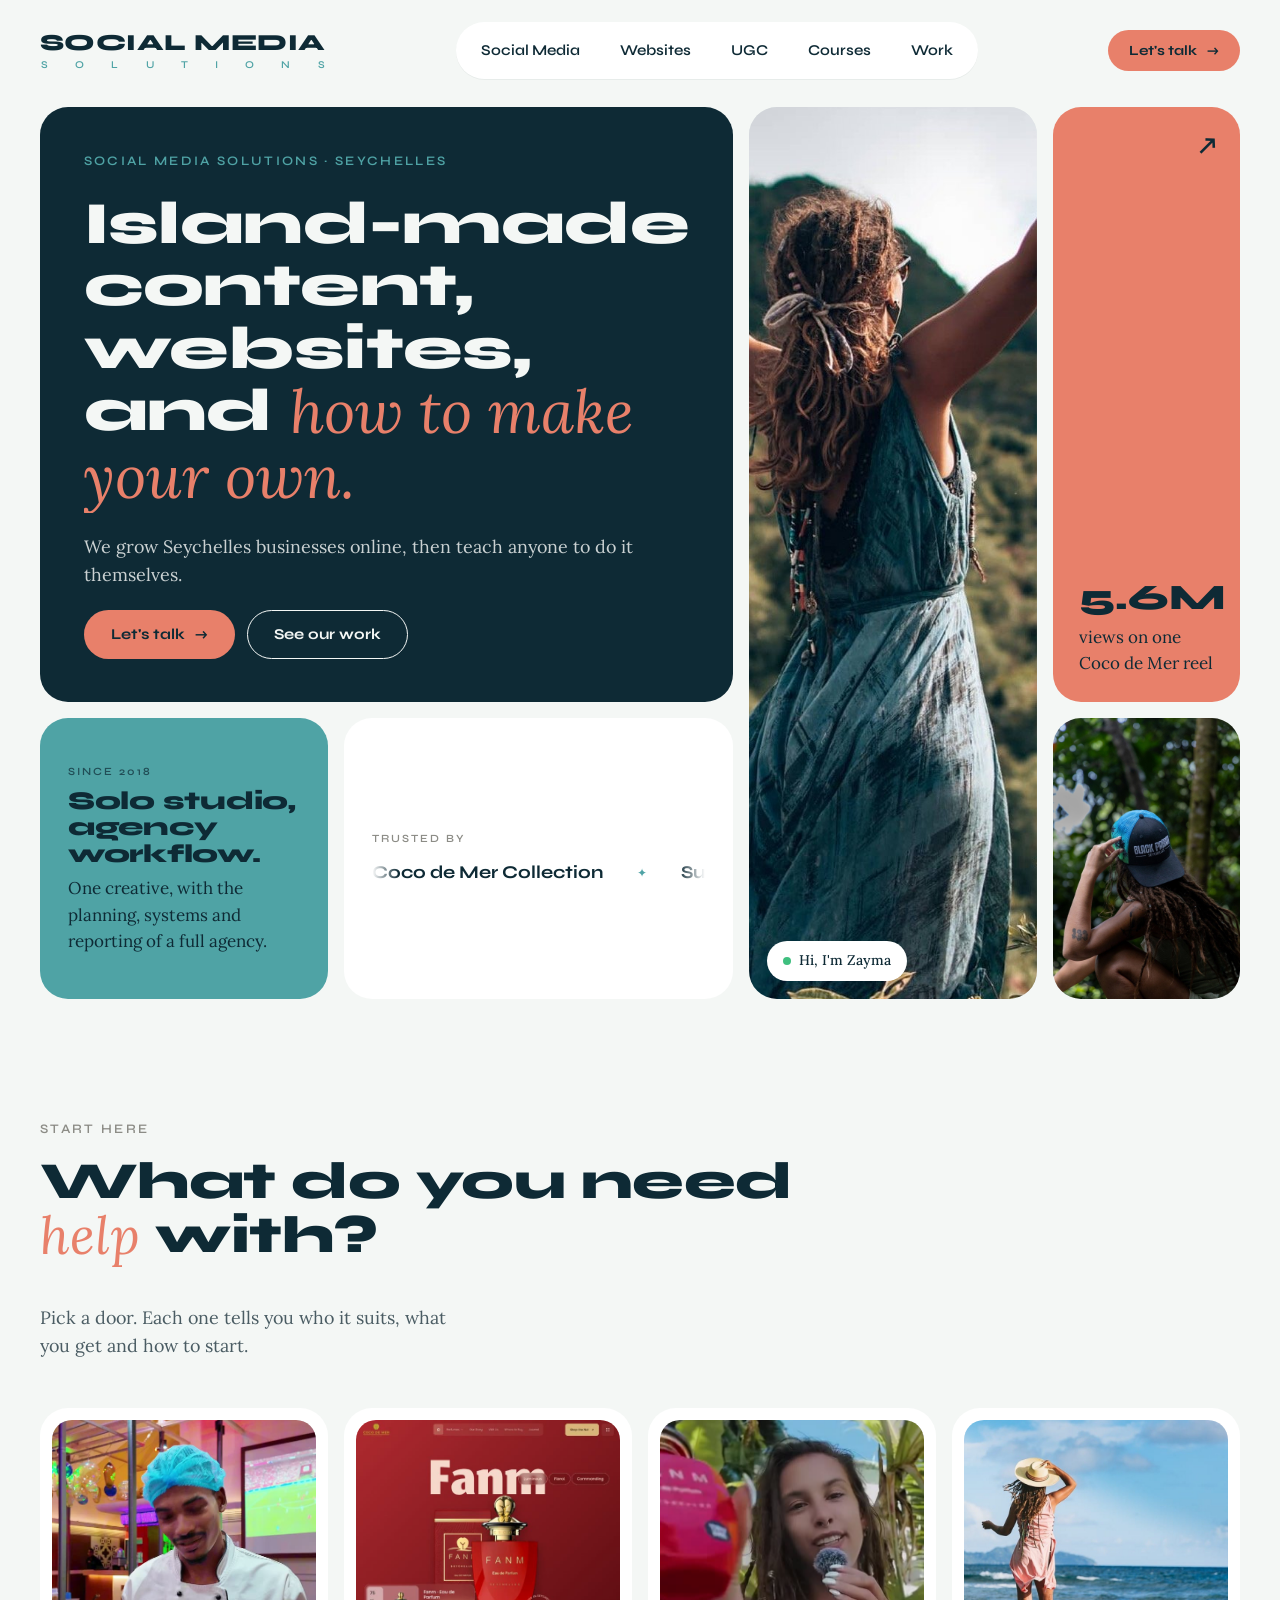
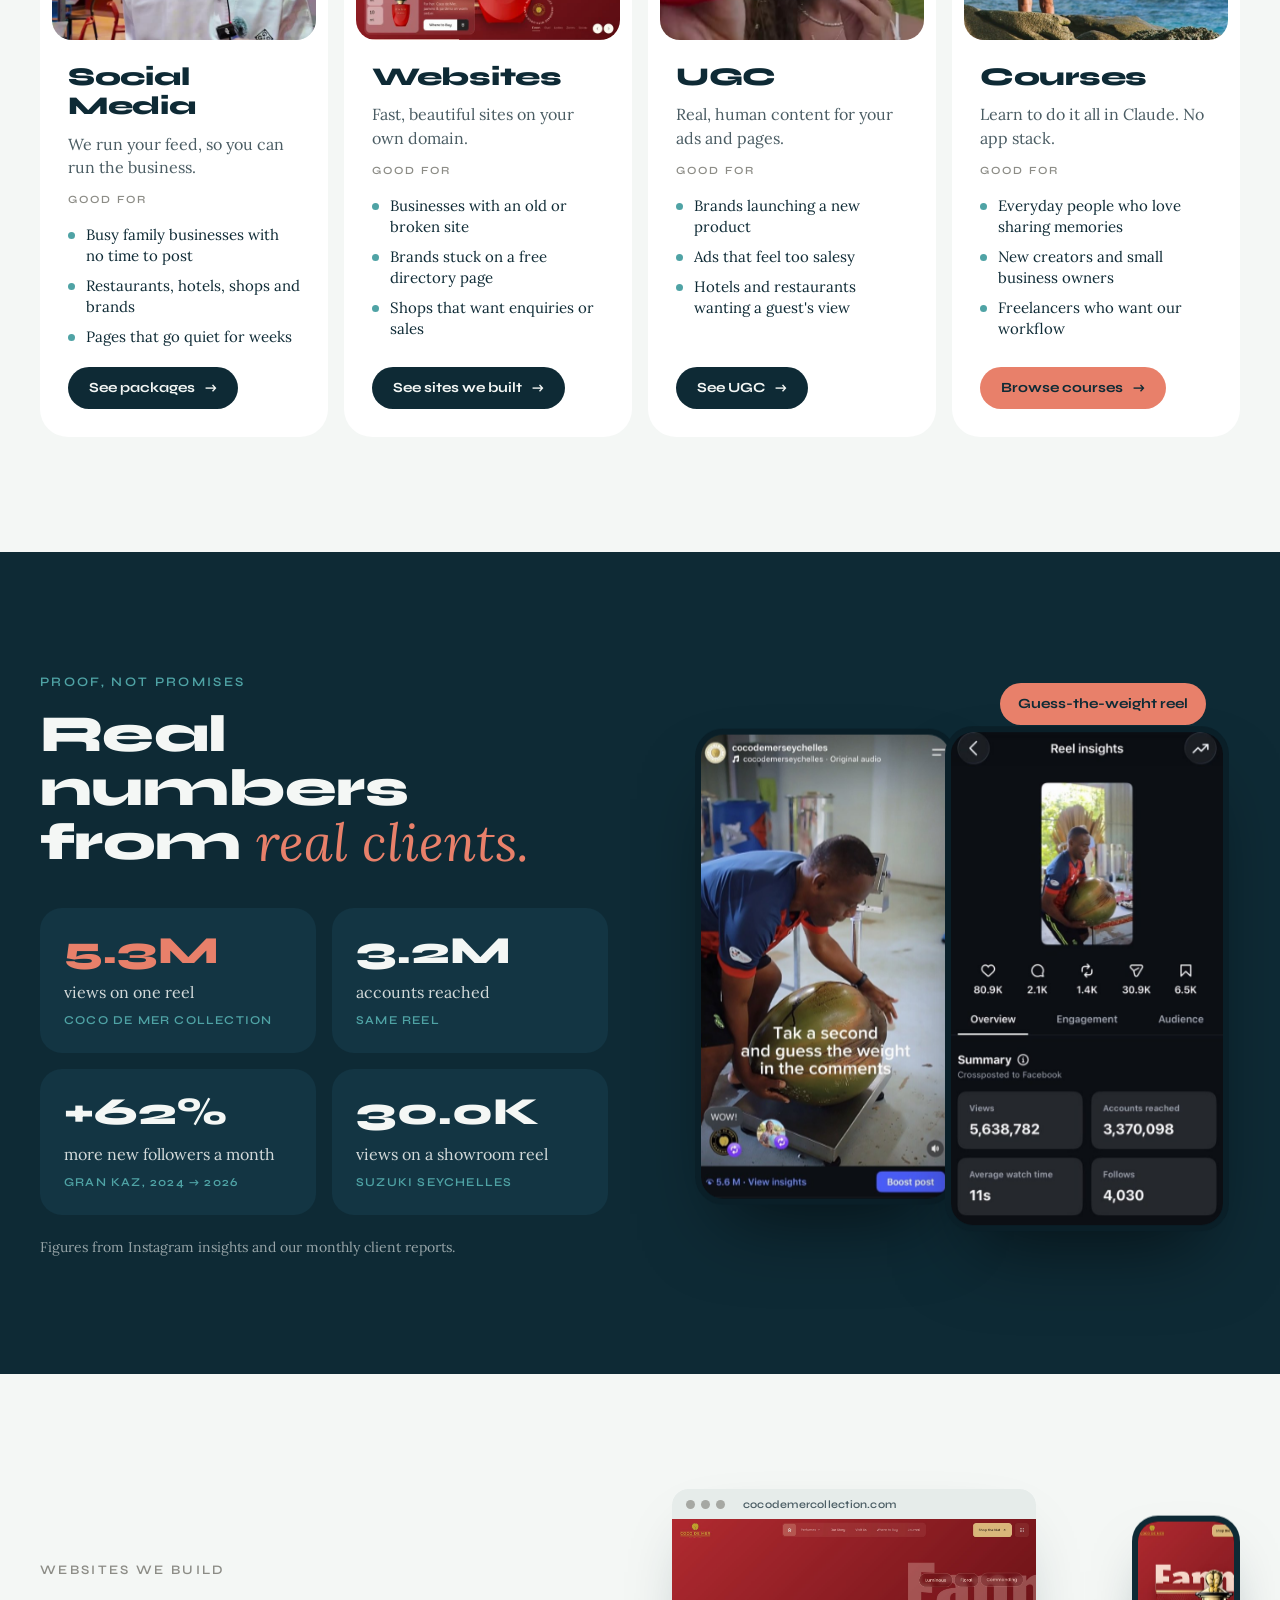
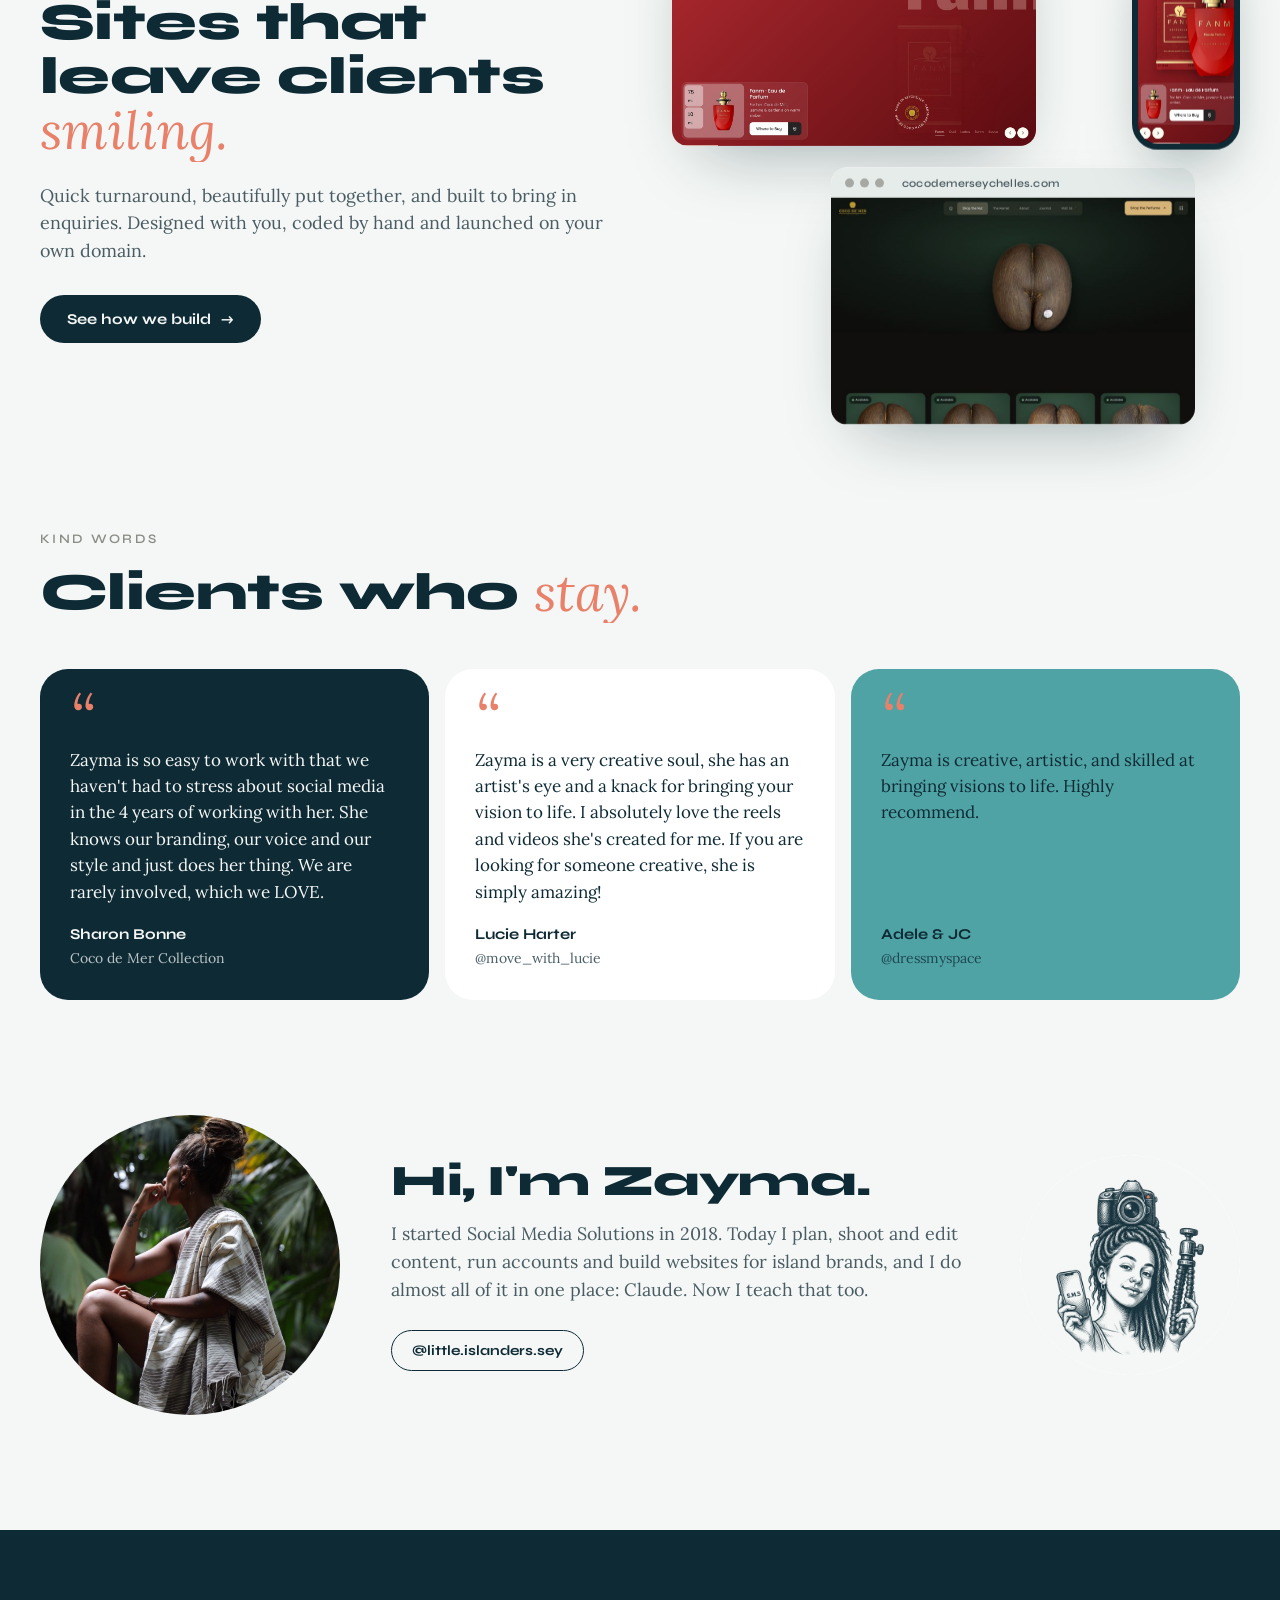
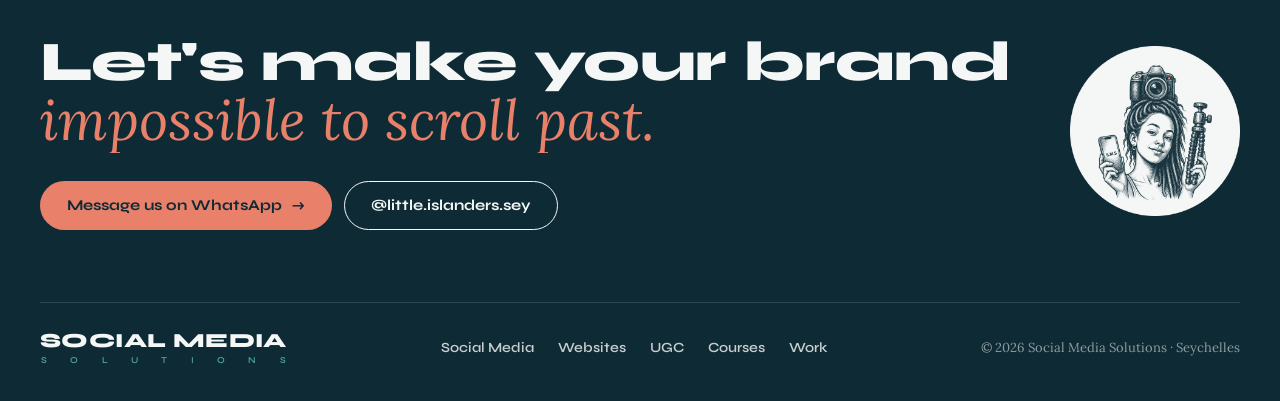
<file: index.html>
<!doctype html>
<html lang="en"><head>
<meta charset="utf-8"><meta name="viewport" content="width=device-width,initial-scale=1">
<title>Social Media Solutions · Content, websites and courses from Seychelles</title><meta name="description" content="Island-made content, social media management, websites, UGC and courses by Zayma Gorfe, a solo creative studio in Seychelles.">
<link rel="canonical" href="https://socialmedia-seychelles.github.io/">
<meta property="og:type" content="website"><meta property="og:site_name" content="Social Media Solutions">
<meta property="og:title" content="Social Media Solutions · Content, websites and courses from Seychelles"><meta property="og:description" content="Island-made content, social media management, websites, UGC and courses by Zayma Gorfe, a solo creative studio in Seychelles.">
<meta property="og:image" content="https://socialmedia-seychelles.github.io/assets/img/og.jpg"><meta name="twitter:card" content="summary_large_image">
<link rel="icon" href="assets/img/badge.png">
<link rel="preconnect" href="https://fonts.googleapis.com"><link rel="preconnect" href="https://fonts.gstatic.com" crossorigin>
<link href="https://fonts.googleapis.com/css2?family=Syne:wght@500;600;700;800&family=Lora:ital,wght@0,400;0,500;1,400;1,500&family=Caveat:wght@500&display=swap" rel="stylesheet">
<link rel="stylesheet" href="assets/site.css?v=1794301426">
</head><body>
<header class="top"><div class="wrap">
  <a class="logo" href="index.html" aria-label="Social Media Solutions home"><span class="wm"><span class="wm1">SOCIAL MEDIA</span><span class="wm2"><span>S</span><span>O</span><span>L</span><span>U</span><span>T</span><span>I</span><span>O</span><span>N</span><span>S</span></span></span></a>
  <nav class="nav" aria-label="Main"><a href="social-media.html">Social Media</a><a href="websites.html">Websites</a><a href="ugc.html">UGC</a><a href="courses.html">Courses</a><a href="work.html">Work</a></nav>
  <a class="btn coral sm" href="https://wa.me/2482542718?text=Hi%20Zayma%21%20I%20found%20your%20website%20and%20I%27d%20love%20to%20chat." target="_blank" rel="noopener">Let's talk <span class="ar">→</span></a>
  <button class="burger" aria-label="Menu"><span></span><span></span><span></span></button>
</div></header>
<main>
<section class="hero-home"><div class="wrap">
  <div class="bento">
    <div class="tile h-main" data-reveal>
      <span class="eyebrow lg">Social Media Solutions · Seychelles</span>
      <h1 data-words>Island-made content, websites, and <em>how to make your own.</em></h1>
      <p class="lead">We grow Seychelles businesses online, then teach anyone to do it themselves.</p>
      <div class="btns">
        <a class="btn coral" href="https://wa.me/2482542718?text=Hi%20Zayma%21%20I%20found%20your%20website%20and%20I%27d%20love%20to%20chat." target="_blank" rel="noopener">Let's talk <span class="ar">→</span></a>
        <a class="btn line" href="work.html">See our work</a>
      </div>
    </div>
    <div class="tile h-photo photo" data-reveal="scale" style="--d:.1s">
      <img src="assets/img/z-hero.jpg" alt="Zayma on a hilltop in Seychelles" class="pimg parallax" data-parallax=".05">
      <span class="chip"><span class="dot"></span>Hi, I'm Zayma</span>
    </div>
    <a class="tile h-stat" href="work.html" data-reveal style="--d:.2s;text-decoration:none">
      <span class="arrow">↗</span>
      <span class="big" data-count="5.6" data-suffix="M">5.6M</span>
      <span style="margin-top:8px">views on one Coco de Mer reel</span>
    </a>
    <div class="tile h-photo2 photo" data-reveal style="--d:.3s"><img src="assets/img/z-cap.jpg" alt="UGC shoot for Black Parrot caps"></div>
    <div class="tile h-since" data-reveal style="--d:.15s">
      <span class="label" style="color:var(--ocean);opacity:.7">Since 2018</span>
      <span class="h">Solo studio, agency workflow.</span>
      <span>One creative, with the planning, systems and reporting of a full agency.</span>
    </div>
    <div class="tile h-trusted" data-reveal style="--d:.25s">
      <span class="label">Trusted by</span>
      <div class="marquee"><div class="track">
        <span>Coco de Mer Collection</span><span>Suzuki Seychelles</span><span>Gran Kaz</span><span>Kenwyn House</span><span>The Children's House</span><span>Black Parrot</span><span>Boardwalk</span>
        <span>Coco de Mer Collection</span><span>Suzuki Seychelles</span><span>Gran Kaz</span><span>Kenwyn House</span><span>The Children's House</span><span>Black Parrot</span><span>Boardwalk</span>
      </div></div>
    </div>
  </div>
</div></section>

<section class="sec"><div class="wrap">
  <div class="sec-head">
    <div><span class="eyebrow">Start here</span><h2 data-words>What do you need <em>help</em> with?</h2></div>
    <p class="lead" data-reveal>Pick a door. Each one tells you who it suits, what you get and how to start.</p>
  </div>
  <div class="cats" data-stagger>
    <a class="cat" href="social-media.html">
      <div class="media"><video data-auto loop muted playsinline preload="metadata" poster="assets/img/c-social-grankaz-chef.jpg" src="assets/clips/social-grankaz-chef.mp4" style="object-position:50% 40%"></video></div>
      <div class="body">
        <h3>Social Media</h3>
        <p>We run your feed, so you can run the business.</p>
        <span class="label">Good for</span>
        <ul class="goodfor"><li>Busy family businesses with no time to post</li><li>Restaurants, hotels, shops and brands</li><li>Pages that go quiet for weeks</li></ul>
        <span class="btn ocean sm">See packages <span class="ar">→</span></span>
      </div>
    </a>
    <a class="cat" href="websites.html">
      <div class="media"><video data-auto loop muted playsinline preload="metadata" poster="assets/img/c-web-perfume-home.jpg" src="assets/clips/web-perfume-home.mp4" aria-label="Coco de Mer Collection website home page"></video></div>
      <div class="body">
        <h3>Websites</h3>
        <p>Fast, beautiful sites on your own domain.</p>
        <span class="label">Good for</span>
        <ul class="goodfor"><li>Businesses with an old or broken site</li><li>Brands stuck on a free directory page</li><li>Shops that want enquiries or sales</li></ul>
        <span class="btn ocean sm">See sites we built <span class="ar">→</span></span>
      </div>
    </a>
    <a class="cat" href="ugc.html">
      <div class="media"><video data-auto loop muted playsinline preload="metadata" poster="assets/img/c-beauty-cocodemer-voice.jpg" src="assets/clips/beauty-cocodemer-voice.mp4"></video></div>
      <div class="body">
        <h3>UGC</h3>
        <p>Real, human content for your ads and pages.</p>
        <span class="label">Good for</span>
        <ul class="goodfor"><li>Brands launching a new product</li><li>Ads that feel too salesy</li><li>Hotels and restaurants wanting a guest's view</li></ul>
        <span class="btn ocean sm">See UGC <span class="ar">→</span></span>
      </div>
    </a>
    <a class="cat" href="courses.html">
      <div class="media"><img src="assets/img/z-beach.jpg" alt="Zayma on the rocks by the sea"></div>
      <div class="body">
        <h3>Courses</h3>
        <p>Learn to do it all in Claude. No app stack.</p>
        <span class="label">Good for</span>
        <ul class="goodfor"><li>Everyday people who love sharing memories</li><li>New creators and small business owners</li><li>Freelancers who want our workflow</li></ul>
        <span class="btn coral sm">Browse courses <span class="ar">→</span></span>
      </div>
    </a>
  </div>
</div></section>

<section class="sec dark"><div class="wrap split">
  <div>
    <span class="eyebrow">Proof, not promises</span>
    <h2 data-words style="margin:14px 0 36px">Real numbers from <em>real clients.</em></h2>
    <div class="stats" data-stagger>
      <div class="stat"><div class="n c" data-count="5.6" data-suffix="M">5.6M</div><div class="t">views on one reel</div><div class="s">Coco de Mer Collection</div></div>
      <div class="stat"><div class="n" data-count="3.4" data-suffix="M">3.4M</div><div class="t">accounts reached</div><div class="s">Same reel</div></div>
      <div class="stat"><div class="n" data-count="69" data-prefix="+" data-suffix="%">+69%</div><div class="t">more new followers a month</div><div class="s">Gran Kaz, 2024 → 2026</div></div>
      <div class="stat"><div class="n" data-count="33.2" data-suffix="K">33.2K</div><div class="t">views on a showroom reel</div><div class="s">Suzuki Seychelles</div></div>
    </div>
    <p class="small" style="margin-top:22px">Figures from Instagram insights and our monthly client reports.</p>
  </div>
  <div class="phones" data-reveal>
    <span class="tag">Guess-the-weight reel</span>
    <div class="ph p1 parallax" data-parallax=".04"><img src="assets/img/p-cdm-reel.jpg" alt="Coco de Mer reel"></div>
    <div class="ph p2 parallax" data-parallax="-.03"><img src="assets/img/p-cdm-ins.jpg" alt="Reel insights: 5,638,782 views"></div>
  </div>
</div></section>

<section class="sec"><div class="wrap split">
  <div>
    <span class="eyebrow">Websites we build</span>
    <h2 data-words style="margin:14px 0 22px">Sites that leave clients <em>smiling.</em></h2>
    <p class="lead" data-reveal>Quick turnaround, beautifully put together, and built to bring in enquiries. Designed with you, coded by hand and launched on your own domain.</p>
    <div class="btns" style="margin-top:30px" data-reveal><a class="btn ocean" href="websites.html">See how we build <span class="ar">→</span></a></div>
  </div>
  <div class="sites" data-reveal>
    <div class="b1"><div class="browser"><div class="bar"><i></i><i></i><i></i><b>cocodemercollection.com</b></div><div class="view"><img src="assets/img/w-perfume.jpg" alt="Coco de Mer Collection perfume site"></div></div></div>
    <div class="b2 parallax" data-parallax=".05"><div class="browser"><div class="bar"><i></i><i></i><i></i><b>cocodemerseychelles.com</b></div><div class="view autoscroll"><img src="assets/img/w-shop-long.jpg" alt="Coco de Mer nut shop"></div></div></div>
    <div class="m1 parallax" data-parallax="-.06"><div class="mphone"><img src="assets/img/w-perfume-m.jpg" alt="Perfume site on a phone"></div></div>
  </div>
</div></section>

<section class="sec" style="padding-top:0"><div class="wrap">
  <div class="sec-head"><div><span class="eyebrow">Kind words</span><h2 data-words>Clients who <em>stay.</em></h2></div></div>
  <div class="quotes" data-stagger>
    <figure class="quote q-ocean"><span class="q">“</span><p>Zayma is so easy to work with that we haven't had to stress about social media in the 4 years of working with her. She knows our branding, our voice and our style and just does her thing. We are rarely involved, which we LOVE.</p><figcaption class="who">Sharon Bonne<span>Coco de Mer Collection</span></figcaption></figure>
    <figure class="quote q-white"><span class="q">“</span><p>Zayma is a very creative soul, she has an artist's eye and a knack for bringing your vision to life. I absolutely love the reels and videos she's created for me. If you are looking for someone creative, she is simply amazing!</p><figcaption class="who">Lucie Harter<span>@move_with_lucie</span></figcaption></figure>
    <figure class="quote q-lagoon"><span class="q">“</span><p>Zayma is creative, artistic, and skilled at bringing visions to life. Highly recommend.</p><figcaption class="who">Adele &amp; JC<span>@dressmyspace</span></figcaption></figure>
  </div>
</div></section>

<section class="sec" style="padding-top:0"><div class="wrap about">
  <div class="portrait" data-reveal="scale"><img src="assets/img/z-sit.jpg" alt="Zayma Gorfe"></div>
  <div data-reveal>
    <h2 style="font-size:clamp(32px,3.4vw,44px)">Hi, I'm Zayma.</h2>
    <p class="lead" style="margin:16px 0 26px">I started Social Media Solutions in 2018. Today I plan, shoot and edit content, run accounts and build websites for island brands, and I do almost all of it in one place: Claude. Now I teach that too.</p>
    <a class="btn line sm" href="https://www.instagram.com/little.islanders.sey/" target="_blank" rel="noopener">@little.islanders.sey</a>
  </div>
  <img class="badge" src="assets/img/badge.png" alt="" width="220" height="220">
</div></section>

</main>
<footer class="foot"><div class="wrap">
  <div class="cta">
    <img class="badge" src="assets/img/badge.png" alt="" width="160" height="160">
    <h2 data-words>Let's make your brand <em>impossible to scroll past.</em></h2>
    <div class="btns">
      <a class="btn coral" href="https://wa.me/2482542718?text=Hi%20Zayma%21%20I%20found%20your%20website%20and%20I%27d%20love%20to%20chat." target="_blank" rel="noopener">Message us on WhatsApp <span class="ar">→</span></a>
      <a class="btn line" href="https://www.instagram.com/little.islanders.sey/" target="_blank" rel="noopener">@little.islanders.sey</a>
    </div>
  </div>
  <div class="links">
    <a class="logo" href="index.html" aria-label="Social Media Solutions home"><span class="wm"><span class="wm1">SOCIAL MEDIA</span><span class="wm2"><span>S</span><span>O</span><span>L</span><span>U</span><span>T</span><span>I</span><span>O</span><span>N</span><span>S</span></span></span></a>
    <nav aria-label="Footer"><a href="social-media.html">Social Media</a><a href="websites.html">Websites</a><a href="ugc.html">UGC</a><a href="courses.html">Courses</a><a href="work.html">Work</a></nav>
    <span class="copy">© 2026 Social Media Solutions · Seychelles</span>
  </div>
</div></footer>
<script src="assets/site.js?v=1794301426"></script>
</body></html>
</file>
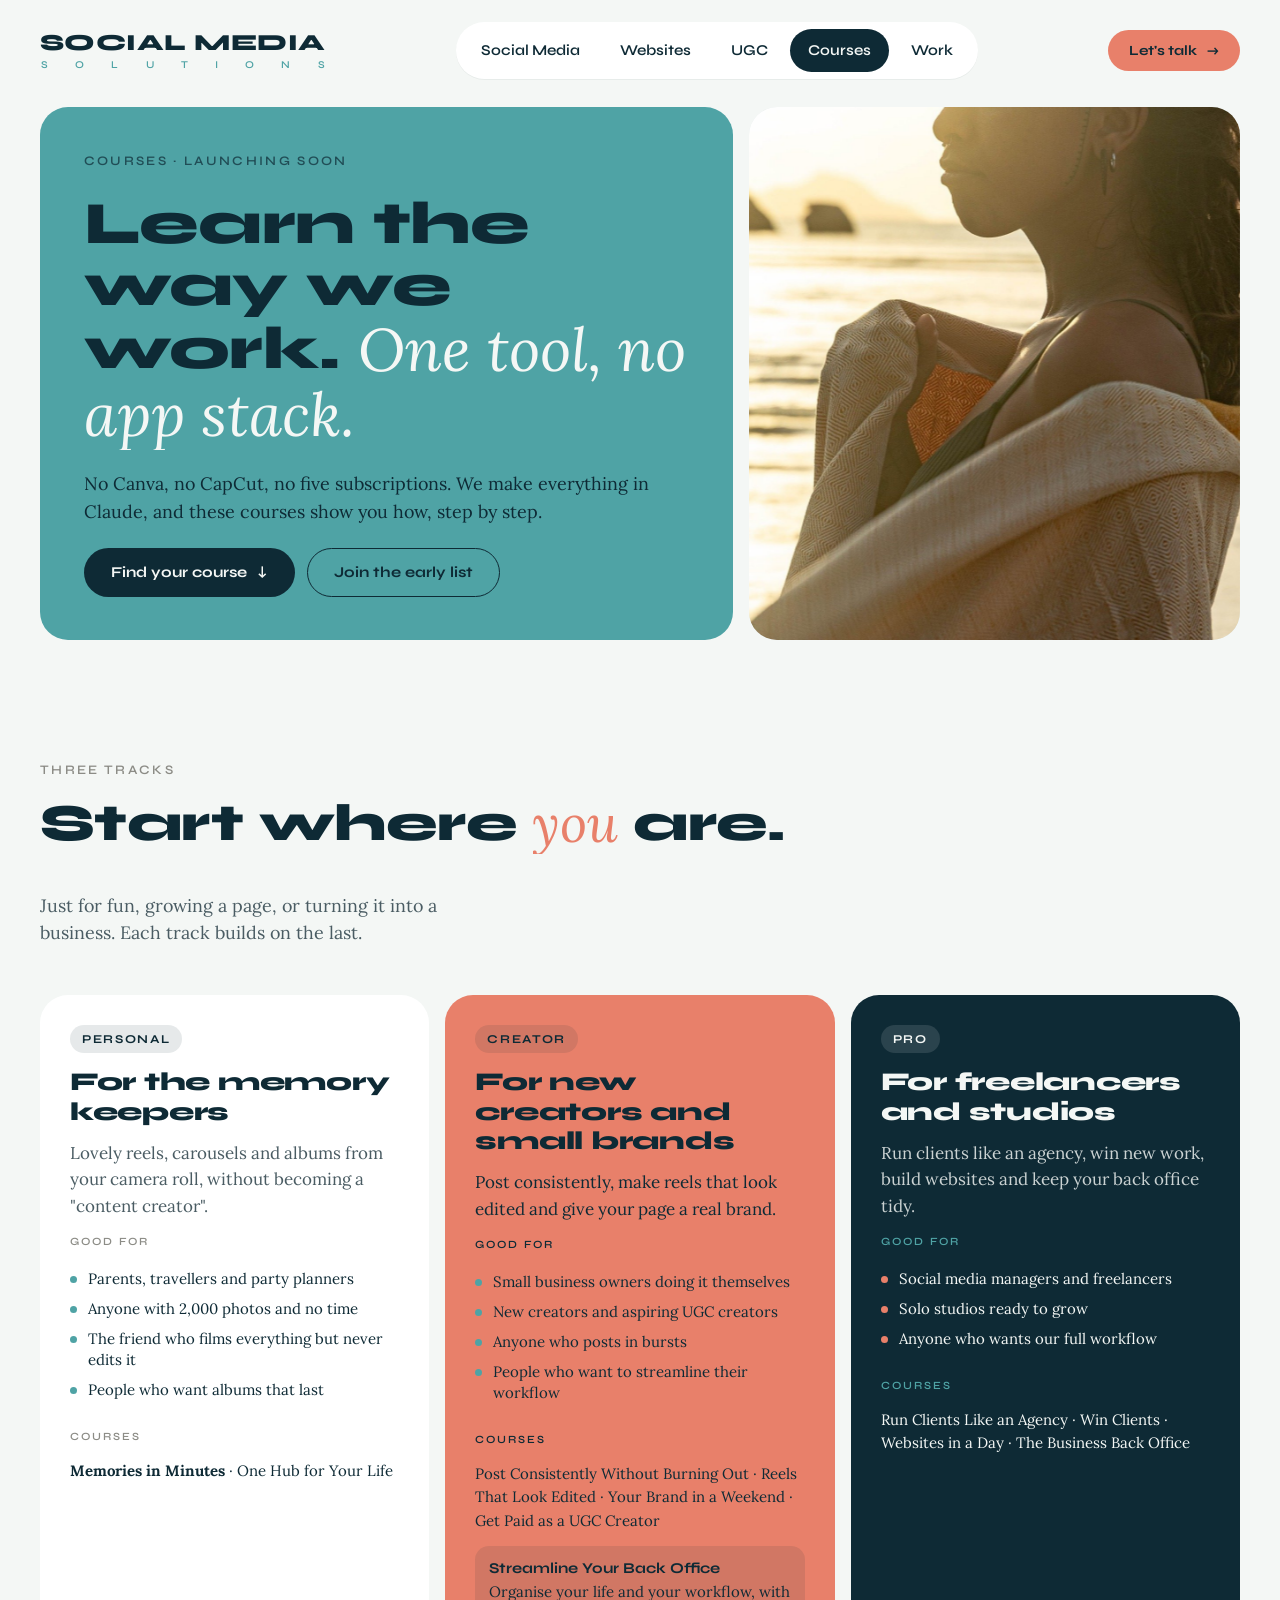
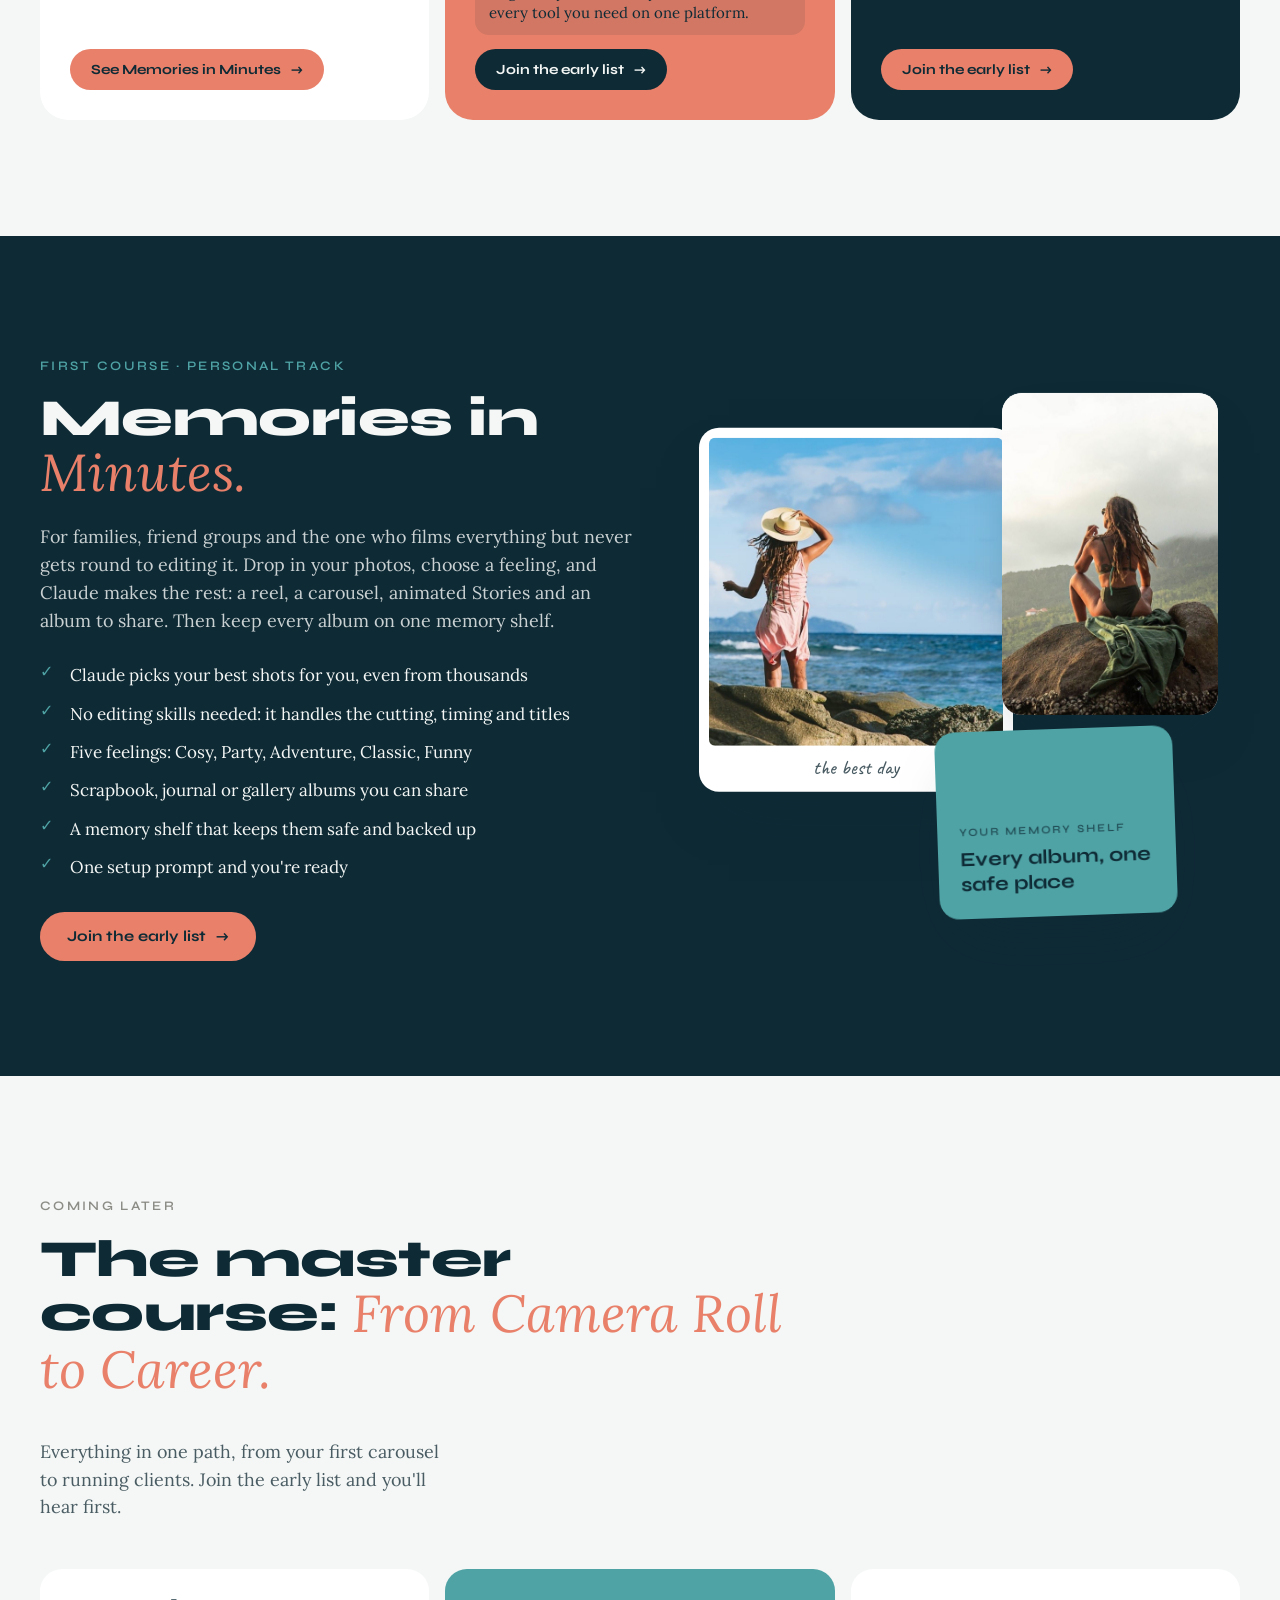
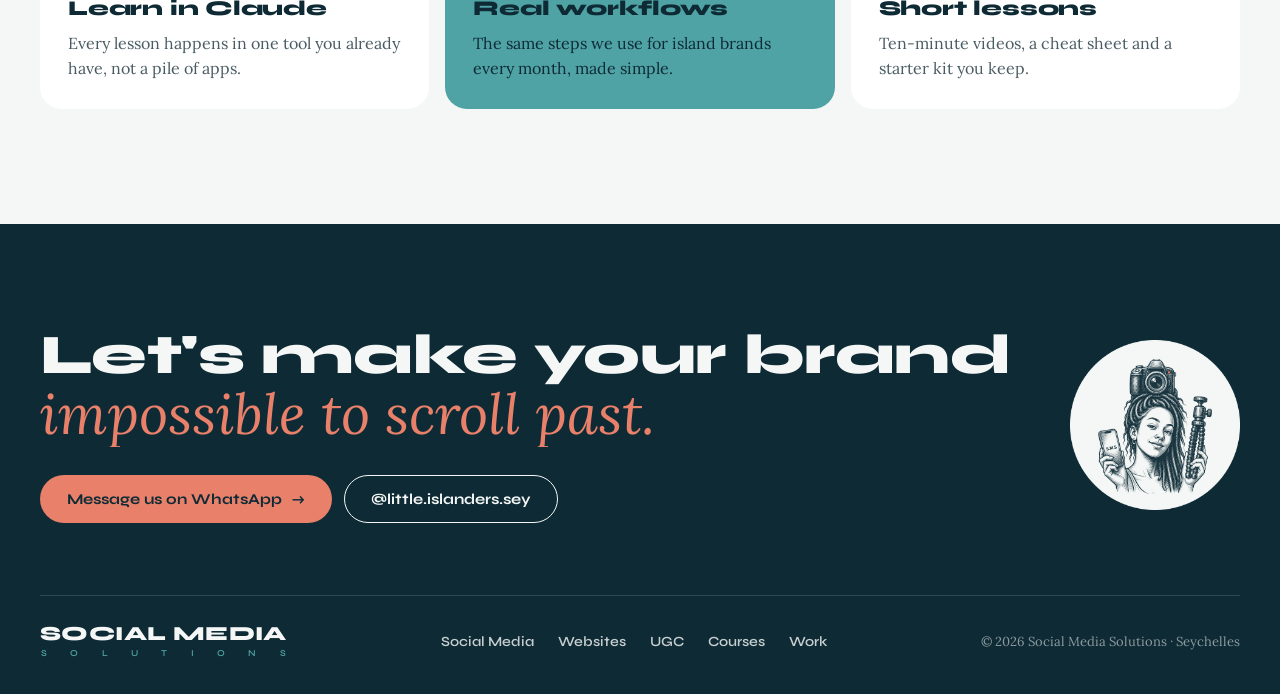
<file: courses.html>
<!doctype html>
<html lang="en"><head>
<meta charset="utf-8"><meta name="viewport" content="width=device-width,initial-scale=1">
<title>Courses · Social Media Solutions</title><meta name="description" content="Learn to make reels, carousels, albums, websites and more, all in Claude. Courses for everyday people, creators and freelancers.">
<link rel="canonical" href="https://socialmedia-seychelles.github.io/courses.html">
<meta property="og:type" content="website"><meta property="og:site_name" content="Social Media Solutions">
<meta property="og:title" content="Courses · Social Media Solutions"><meta property="og:description" content="Learn to make reels, carousels, albums, websites and more, all in Claude. Courses for everyday people, creators and freelancers.">
<meta property="og:image" content="https://socialmedia-seychelles.github.io/assets/img/og.jpg"><meta name="twitter:card" content="summary_large_image">
<link rel="icon" href="assets/img/badge.png">
<link rel="preconnect" href="https://fonts.googleapis.com"><link rel="preconnect" href="https://fonts.gstatic.com" crossorigin>
<link href="https://fonts.googleapis.com/css2?family=Syne:wght@500;600;700;800&family=Lora:ital,wght@0,400;0,500;1,400;1,500&family=Caveat:wght@500&display=swap" rel="stylesheet">
<link rel="stylesheet" href="assets/site.css?v=1794301426">
</head><body>
<header class="top"><div class="wrap">
  <a class="logo" href="index.html" aria-label="Social Media Solutions home"><span class="wm"><span class="wm1">SOCIAL MEDIA</span><span class="wm2"><span>S</span><span>O</span><span>L</span><span>U</span><span>T</span><span>I</span><span>O</span><span>N</span><span>S</span></span></span></a>
  <nav class="nav" aria-label="Main"><a href="social-media.html">Social Media</a><a href="websites.html">Websites</a><a href="ugc.html">UGC</a><a href="courses.html" class=on>Courses</a><a href="work.html">Work</a></nav>
  <a class="btn coral sm" href="https://wa.me/2482542718?text=Hi%20Zayma%21%20I%20found%20your%20website%20and%20I%27d%20love%20to%20chat." target="_blank" rel="noopener">Let's talk <span class="ar">→</span></a>
  <button class="burger" aria-label="Menu"><span></span><span></span><span></span></button>
</div></header>
<main>
<section class="phero"><div class="wrap">
  <div class="bento">
    <div class="tile h-main" style="grid-column:1/8;background:var(--lagoon);color:var(--ocean)" data-reveal>
      <span class="eyebrow" style="color:var(--ocean);opacity:.7">Courses · launching soon</span>
      <h1 data-words>Learn the way we work. <em style="color:var(--foam)">One tool, no app stack.</em></h1>
      <p class="lead" style="color:var(--ocean)">No Canva, no CapCut, no five subscriptions. We make everything in Claude, and these courses show you how, step by step.</p>
      <div class="btns">
        <a class="btn ocean" href="#tracks">Find your course <span class="ar">↓</span></a>
        <a class="btn line" href="https://wa.me/2482542718?text=Hi%20Zayma%21%20Please%20add%20me%20to%20the%20course%20waiting%20list." target="_blank" rel="noopener">Join the early list</a>
      </div>
    </div>
    <div class="tile photo" style="grid-column:8/13;min-height:480px" data-reveal="scale"><img src="assets/img/z-sun.jpg" alt="Zayma at sunset" class="pimg parallax" data-parallax=".04"></div>
  </div>
</div></section>

<section class="sec" id="tracks"><div class="wrap">
  <div class="sec-head"><div><span class="eyebrow">Three tracks</span><h2 data-words>Start where <em>you</em> are.</h2></div><p class="lead" data-reveal>Just for fun, growing a page, or turning it into a business. Each track builds on the last.</p></div>
  <div class="tracks" data-stagger>
    <div class="ctrack" style="background:var(--white)">
      <span class="tag2">Personal</span>
      <h3>For the memory keepers</h3>
      <p style="color:var(--ink2)">Lovely reels, carousels and albums from your camera roll, without becoming a "content creator".</p>
      <span class="label">Good for</span>
      <ul class="goodfor"><li>Parents, travellers and party planners</li><li>Anyone with 2,000 photos and no time</li><li>The friend who films everything but never edits it</li><li>People who want albums that last</li></ul>
      <span class="label" style="margin-top:6px">Courses</span>
      <p style="font-size:15px"><b>Memories in Minutes</b> · One Hub for Your Life</p>
      <a class="btn coral sm" href="#memories">See Memories in Minutes <span class="ar">→</span></a>
    </div>
    <div class="ctrack" style="background:var(--coral)">
      <span class="tag2">Creator</span>
      <h3>For new creators and small brands</h3>
      <p>Post consistently, make reels that look edited and give your page a real brand.</p>
      <span class="label" style="color:var(--ocean)">Good for</span>
      <ul class="goodfor"><li>Small business owners doing it themselves</li><li>New creators and aspiring UGC creators</li><li>Anyone who posts in bursts</li><li>People who want to streamline their workflow</li></ul>
      <span class="label" style="color:var(--ocean);margin-top:6px">Courses</span>
      <p style="font-size:15px">Post Consistently Without Burning Out · Reels That Look Edited · Your Brand in a Weekend · Get Paid as a UGC Creator</p>
      <p class="newc"><b>Streamline Your Back Office</b>Organise your life and your workflow, with every tool you need on one platform.</p>
      <a class="btn ocean sm" href="https://wa.me/2482542718?text=Hi%20Zayma%21%20I%27m%20interested%20in%20the%20Creator%20courses." target="_blank" rel="noopener">Join the early list <span class="ar">→</span></a>
    </div>
    <div class="ctrack dark-t">
      <span class="tag2">Pro</span>
      <h3>For freelancers and studios</h3>
      <p style="opacity:.82">Run clients like an agency, win new work, build websites and keep your back office tidy.</p>
      <span class="label" style="color:var(--lagoon)">Good for</span>
      <ul class="goodfor"><li>Social media managers and freelancers</li><li>Solo studios ready to grow</li><li>Anyone who wants our full workflow</li></ul>
      <span class="label" style="color:var(--lagoon);margin-top:6px">Courses</span>
      <p style="font-size:15px">Run Clients Like an Agency · Win Clients · Websites in a Day · The Business Back Office</p>
      <a class="btn coral sm" href="https://wa.me/2482542718?text=Hi%20Zayma%21%20I%27m%20interested%20in%20the%20Pro%20courses." target="_blank" rel="noopener">Join the early list <span class="ar">→</span></a>
    </div>
  </div>
</div></section>

<section class="sec dark" id="memories"><div class="wrap featured">
  <div>
    <span class="eyebrow">First course · Personal track</span>
    <h2 data-words style="margin:14px 0 22px">Memories in <em>Minutes.</em></h2>
    <p class="lead" data-reveal>For families, friend groups and the one who films everything but never gets round to editing it. Drop in your photos, choose a feeling, and Claude makes the rest: a reel, a carousel, animated Stories and an album to share. Then keep every album on one memory shelf.</p>
    <ul class="ticks" style="margin:28px 0 32px" data-stagger>
      <li>Claude picks your best shots for you, even from thousands</li>
      <li>No editing skills needed: it handles the cutting, timing and titles</li>
      <li>Five feelings: Cosy, Party, Adventure, Classic, Funny</li>
      <li>Scrapbook, journal or gallery albums you can share</li>
      <li>A memory shelf that keeps them safe and backed up</li>
      <li>One setup prompt and you're ready</li>
    </ul>
    <div class="btns" data-reveal><a class="btn coral" href="https://wa.me/2482542718?text=Hi%20Zayma%21%20Please%20add%20me%20to%20the%20Memories%20in%20Minutes%20early%20list." target="_blank" rel="noopener">Join the early list <span class="ar">→</span></a></div>
  </div>
  <div class="collage" data-reveal>
    <figure class="c c1 parallax" data-parallax=".03"><img src="assets/img/z-beach.jpg" alt=""><figcaption>the best day</figcaption></figure>
    <div class="c c2 parallax" data-parallax="-.04"><img src="assets/img/z-rock.jpg" alt=""></div>
    <div class="c c3"><span class="label" style="color:var(--ocean);opacity:.7">Your memory shelf</span><b style="font:700 20px var(--head);margin-top:6px">Every album, one safe place</b></div>
  </div>
</div></section>

<section class="sec"><div class="wrap">
  <div class="sec-head"><div><span class="eyebrow">Coming later</span><h2 data-words>The master course: <em>From Camera Roll to Career.</em></h2></div><p class="lead" data-reveal>Everything in one path, from your first carousel to running clients. Join the early list and you'll hear first.</p></div>
  <div class="grid3" data-stagger>
    <div class="box"><h3>Learn in Claude</h3><p>Every lesson happens in one tool you already have, not a pile of apps.</p></div>
    <div class="box lagoon"><h3>Real workflows</h3><p>The same steps we use for island brands every month, made simple.</p></div>
    <div class="box"><h3>Short lessons</h3><p>Ten-minute videos, a cheat sheet and a starter kit you keep.</p></div>
  </div>
</div></section>

</main>
<footer class="foot"><div class="wrap">
  <div class="cta">
    <img class="badge" src="assets/img/badge.png" alt="" width="160" height="160">
    <h2 data-words>Let's make your brand <em>impossible to scroll past.</em></h2>
    <div class="btns">
      <a class="btn coral" href="https://wa.me/2482542718?text=Hi%20Zayma%21%20I%20found%20your%20website%20and%20I%27d%20love%20to%20chat." target="_blank" rel="noopener">Message us on WhatsApp <span class="ar">→</span></a>
      <a class="btn line" href="https://www.instagram.com/little.islanders.sey/" target="_blank" rel="noopener">@little.islanders.sey</a>
    </div>
  </div>
  <div class="links">
    <a class="logo" href="index.html" aria-label="Social Media Solutions home"><span class="wm"><span class="wm1">SOCIAL MEDIA</span><span class="wm2"><span>S</span><span>O</span><span>L</span><span>U</span><span>T</span><span>I</span><span>O</span><span>N</span><span>S</span></span></span></a>
    <nav aria-label="Footer"><a href="social-media.html">Social Media</a><a href="websites.html">Websites</a><a href="ugc.html">UGC</a><a href="courses.html">Courses</a><a href="work.html">Work</a></nav>
    <span class="copy">© 2026 Social Media Solutions · Seychelles</span>
  </div>
</div></footer>
<script src="assets/site.js?v=1794301426"></script>
</body></html>
</file>
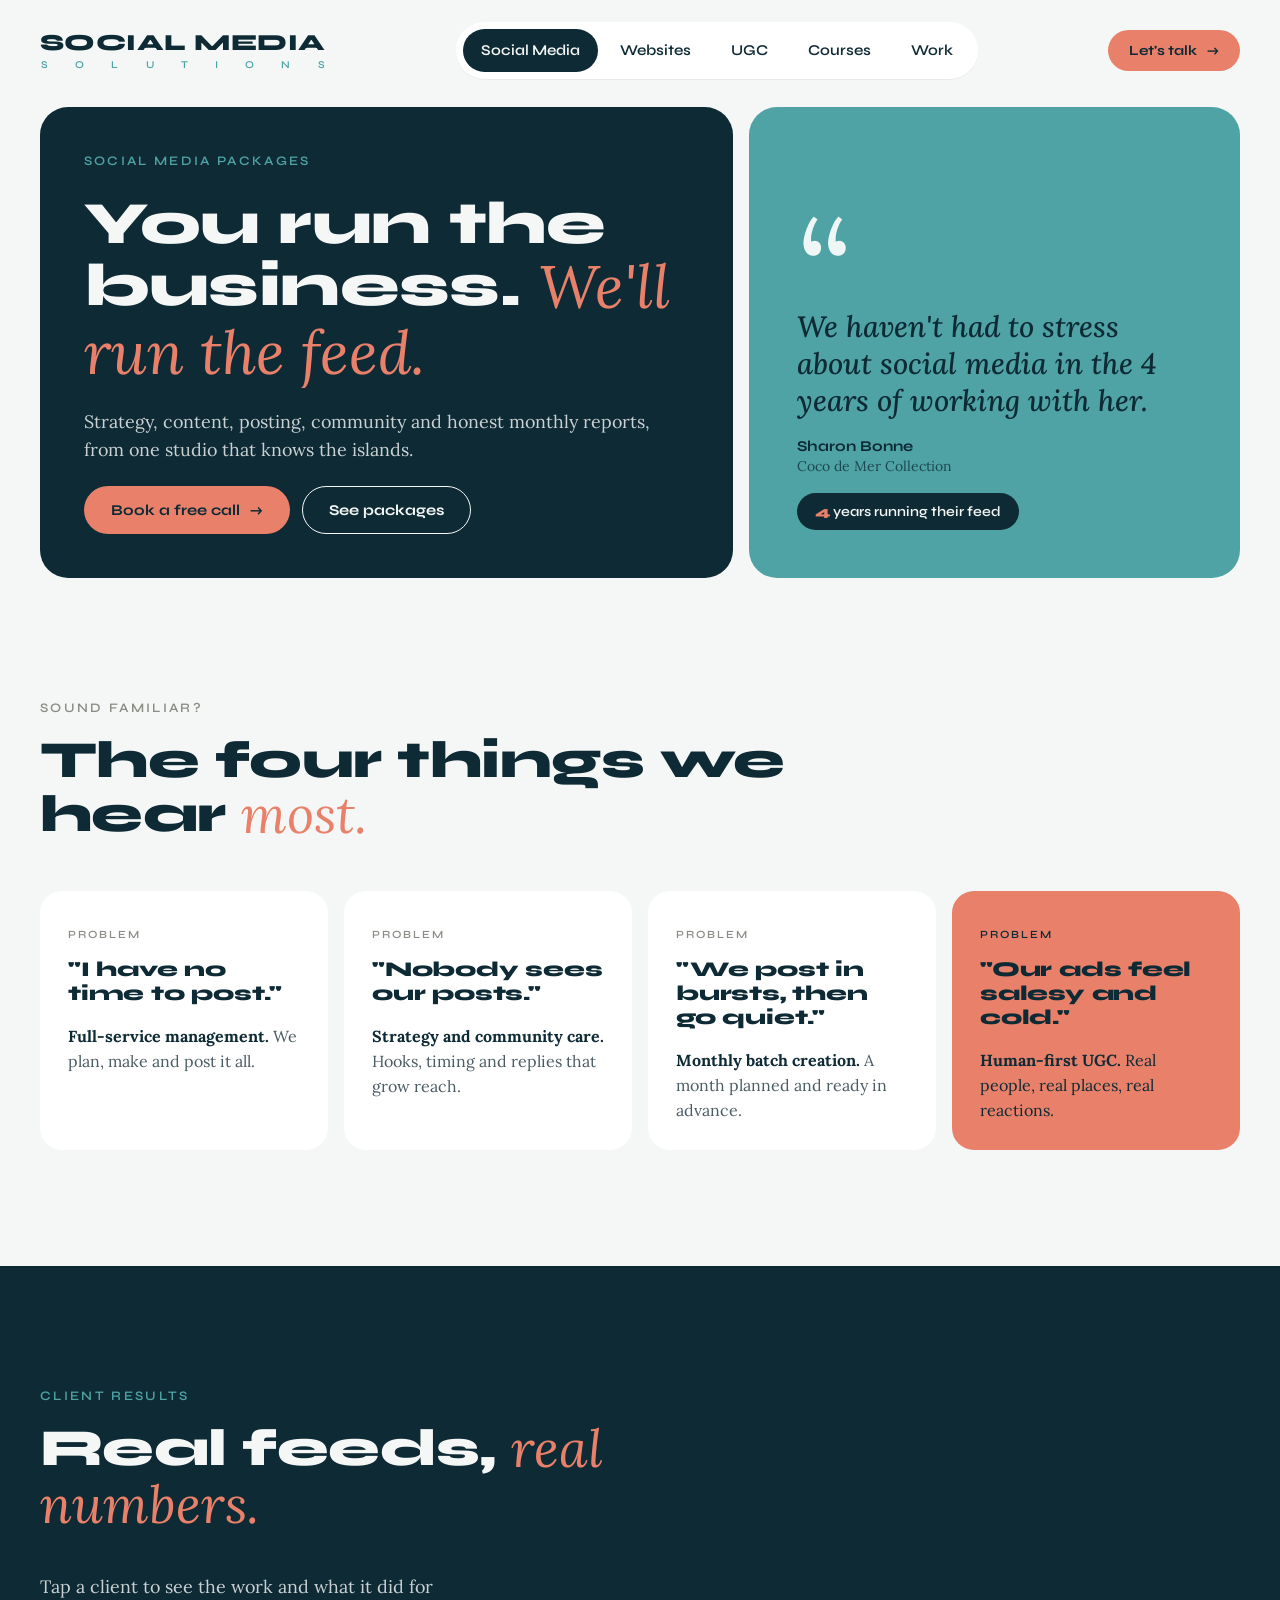
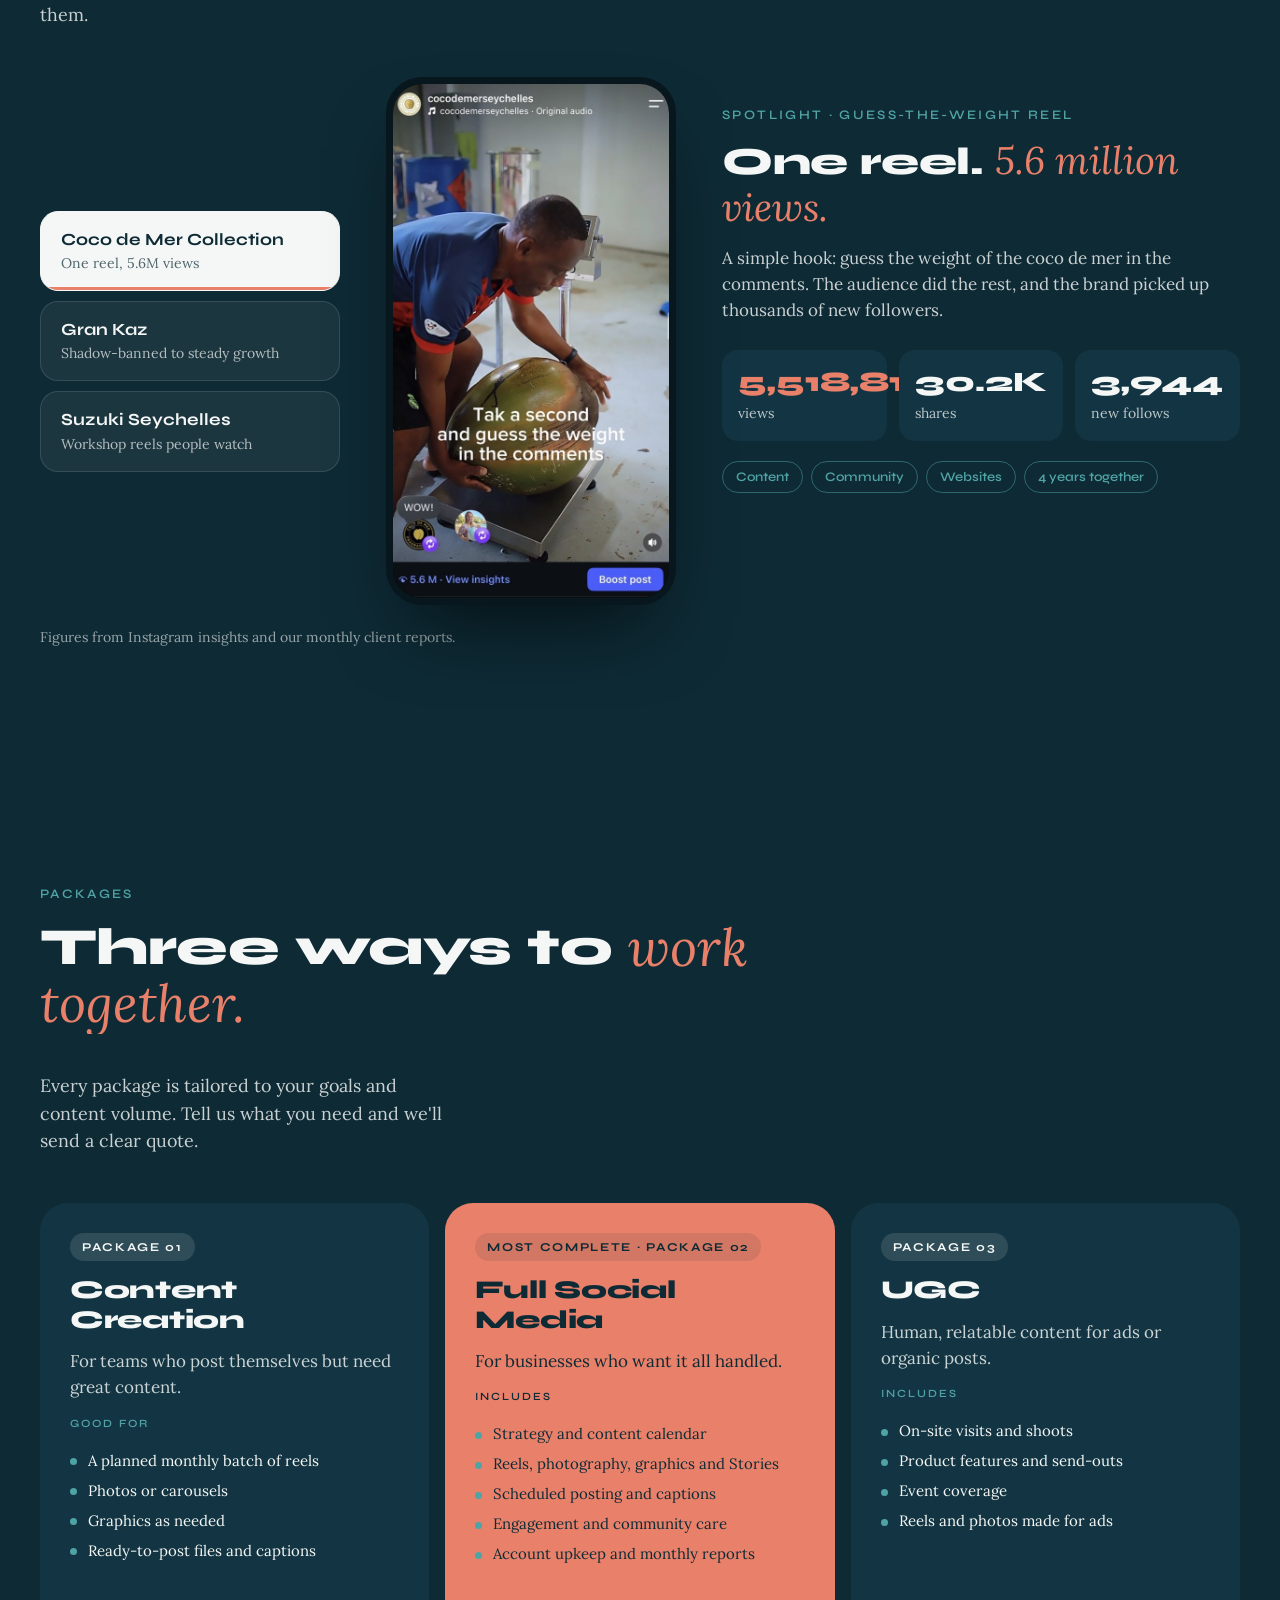
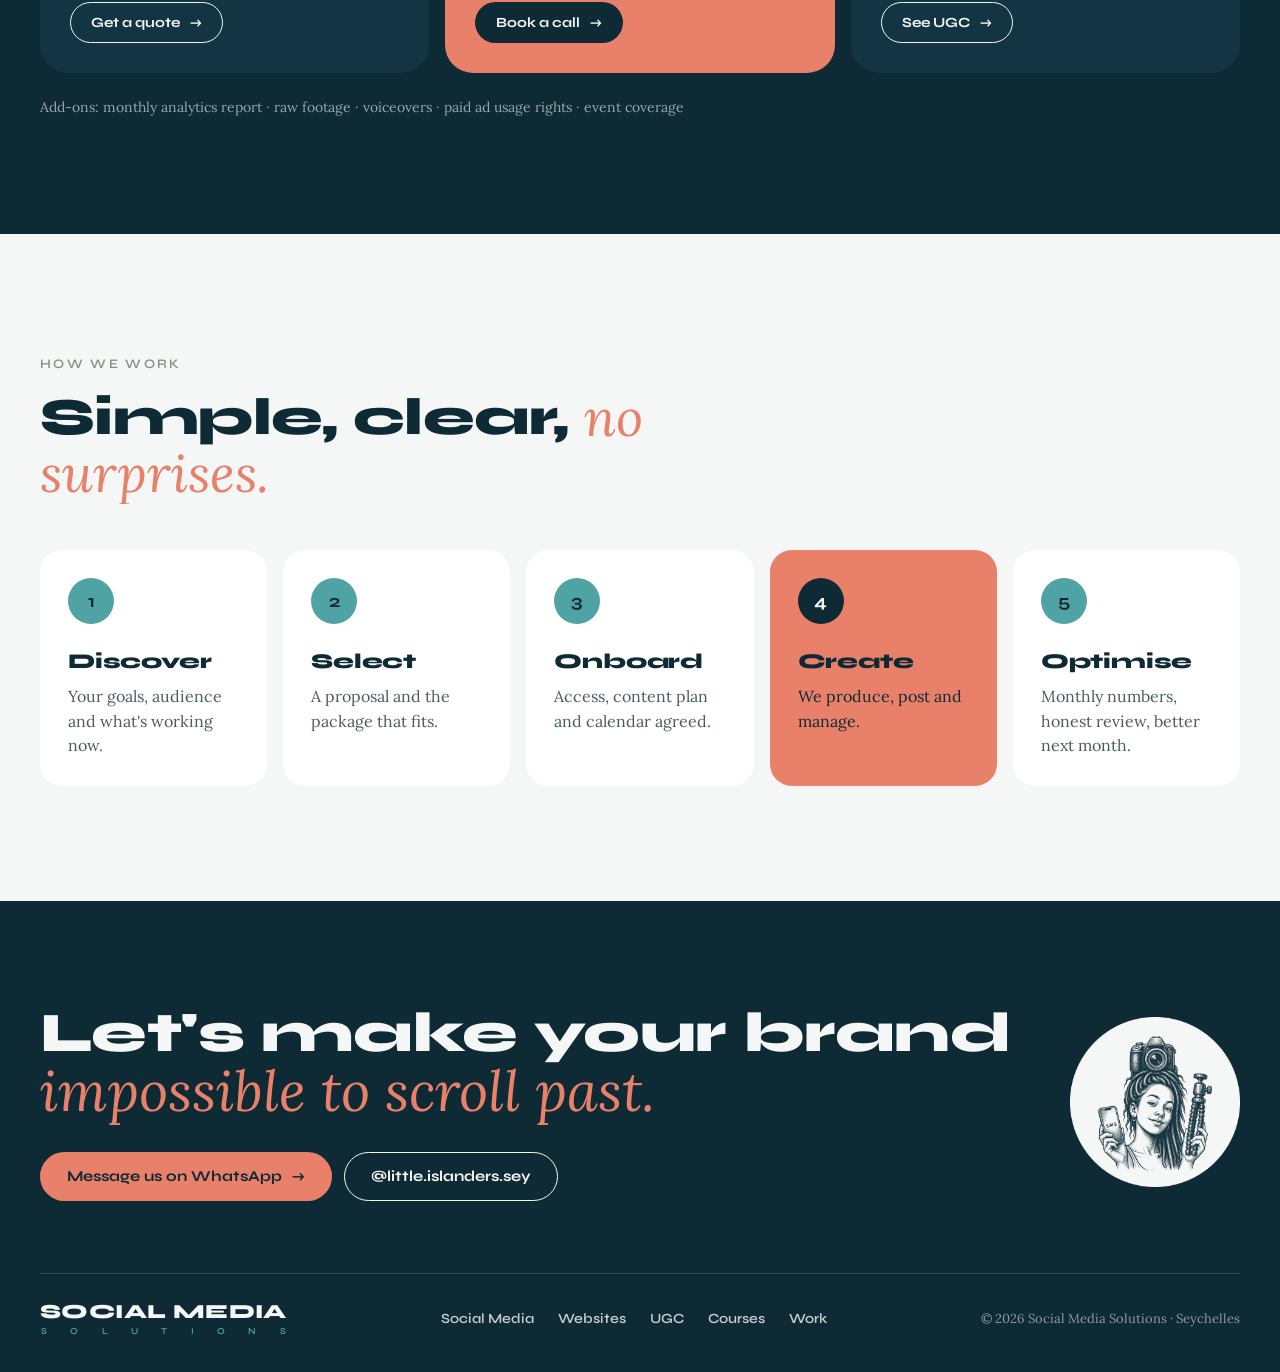
<file: social-media.html>
<!doctype html>
<html lang="en"><head>
<meta charset="utf-8"><meta name="viewport" content="width=device-width,initial-scale=1">
<title>Social Media Packages · Social Media Solutions</title><meta name="description" content="Social media management, monthly content and reporting for Seychelles businesses. Real results, clear packages.">
<link rel="canonical" href="https://socialmedia-seychelles.github.io/social-media.html">
<meta property="og:type" content="website"><meta property="og:site_name" content="Social Media Solutions">
<meta property="og:title" content="Social Media Packages · Social Media Solutions"><meta property="og:description" content="Social media management, monthly content and reporting for Seychelles businesses. Real results, clear packages.">
<meta property="og:image" content="https://socialmedia-seychelles.github.io/assets/img/og.jpg"><meta name="twitter:card" content="summary_large_image">
<link rel="icon" href="assets/img/badge.png">
<link rel="preconnect" href="https://fonts.googleapis.com"><link rel="preconnect" href="https://fonts.gstatic.com" crossorigin>
<link href="https://fonts.googleapis.com/css2?family=Syne:wght@500;600;700;800&family=Lora:ital,wght@0,400;0,500;1,400;1,500&family=Caveat:wght@500&display=swap" rel="stylesheet">
<link rel="stylesheet" href="assets/site.css?v=1794301426">
</head><body>
<header class="top"><div class="wrap">
  <a class="logo" href="index.html" aria-label="Social Media Solutions home"><span class="wm"><span class="wm1">SOCIAL MEDIA</span><span class="wm2"><span>S</span><span>O</span><span>L</span><span>U</span><span>T</span><span>I</span><span>O</span><span>N</span><span>S</span></span></span></a>
  <nav class="nav" aria-label="Main"><a href="social-media.html" class=on>Social Media</a><a href="websites.html">Websites</a><a href="ugc.html">UGC</a><a href="courses.html">Courses</a><a href="work.html">Work</a></nav>
  <a class="btn coral sm" href="https://wa.me/2482542718?text=Hi%20Zayma%21%20I%20found%20your%20website%20and%20I%27d%20love%20to%20chat." target="_blank" rel="noopener">Let's talk <span class="ar">→</span></a>
  <button class="burger" aria-label="Menu"><span></span><span></span><span></span></button>
</div></header>
<main>
<section class="phero"><div class="wrap">
  <div class="bento">
    <div class="tile h-main" style="grid-column:1/8" data-reveal>
      <span class="eyebrow lg">Social media packages</span>
      <h1 data-words>You run the business. <em>We'll run the feed.</em></h1>
      <p class="lead">Strategy, content, posting, community and honest monthly reports, from one studio that knows the islands.</p>
      <div class="btns">
        <a class="btn coral" href="https://wa.me/2482542718?text=Hi%20Zayma%21%20I%27d%20like%20to%20book%20a%20free%20call%20about%20social%20media." target="_blank" rel="noopener">Book a free call <span class="ar">→</span></a>
        <a class="btn line" href="#packages">See packages</a>
      </div>
    </div>
    <div class="tile sm-quote" style="grid-column:8/13" data-reveal="scale">
      <span class="q" aria-hidden="true">“</span>
      <p>We haven't had to stress about social media in the 4 years of working with her.</p>
      <span class="who">Sharon Bonne<span>Coco de Mer Collection</span></span>
      <span class="yrs"><b data-count="4">4</b> years running their feed</span>
    </div>
  </div>
</div></section>

<section class="sec"><div class="wrap">
  <div class="sec-head"><div><span class="eyebrow">Sound familiar?</span><h2 data-words>The four things we hear <em>most.</em></h2></div></div>
  <div class="grid4" data-stagger>
    <div class="box"><span class="label">Problem</span><h3 style="margin-top:12px">"I have no time to post."</h3><p style="margin-top:18px"><b style="color:var(--ocean)">Full-service management.</b> We plan, make and post it all.</p></div>
    <div class="box"><span class="label">Problem</span><h3 style="margin-top:12px">"Nobody sees our posts."</h3><p style="margin-top:18px"><b style="color:var(--ocean)">Strategy and community care.</b> Hooks, timing and replies that grow reach.</p></div>
    <div class="box"><span class="label">Problem</span><h3 style="margin-top:12px">"We post in bursts, then go quiet."</h3><p style="margin-top:18px"><b style="color:var(--ocean)">Monthly batch creation.</b> A month planned and ready in advance.</p></div>
    <div class="box coral"><span class="label" style="color:var(--ocean)">Problem</span><h3 style="margin-top:12px">"Our ads feel salesy and cold."</h3><p style="margin-top:18px"><b>Human-first UGC.</b> Real people, real places, real reactions.</p></div>
  </div>
</div></section>

<section class="sec dark" id="results"><div class="wrap">
  <div class="sec-head"><div><span class="eyebrow">Client results</span><h2 data-words>Real feeds, <em>real numbers.</em></h2></div><p class="lead" data-reveal>Tap a client to see the work and what it did for them.</p></div>
  <div class="switch" data-reveal>
    <div class="sw-tabs" role="tablist" aria-label="Clients">
      <button class="on" role="tab" aria-selected="true"><b>Coco de Mer Collection</b><span>One reel, 5.6M views</span><i></i></button>
      <button role="tab" aria-selected="false"><b>Gran Kaz</b><span>Shadow-banned to steady growth</span><i></i></button>
      <button role="tab" aria-selected="false"><b>Suzuki Seychelles</b><span>Workshop reels people watch</span><i></i></button>
    </div>
    <div class="sw-phone">
      <div class="sw-media on"><img src="assets/img/p-cdm-reel.jpg" alt="Coco de Mer guess-the-weight reel"><img class="ins" src="assets/img/p-cdm-ins.jpg" alt="Reel insights: 5,638,782 views"></div>
      <div class="sw-media"><video loop muted playsinline preload="none" poster="assets/img/c-food-grankaz-menu.jpg" src="assets/clips/food-grankaz-menu.mp4"></video></div>
      <div class="sw-media"><img src="assets/img/p-suzuki.jpg" alt="Suzuki Seychelles workshop reel, 33.2K views" style="object-position:bottom"></div>
    </div>
    <div class="sw-panels">
      <div class="sw-panel on">
        <span class="eyebrow">Spotlight · guess-the-weight reel</span>
        <h3>One reel. <em>5.6 million views.</em></h3>
        <p>A simple hook: guess the weight of the coco de mer in the comments. The audience did the rest, and the brand picked up thousands of new followers.</p>
        <div class="sw-stats"><div><b class="c" data-n="5638782">5,638,782</b><span>views</span></div><div><b data-n="30.9" data-suf="K">30.9K</b><span>shares</span></div><div><b data-n="4030">4,030</b><span>new follows</span></div></div>
        <div class="sw-chips"><span>Content</span><span>Community</span><span>Websites</span><span>4 years together</span></div>
      </div>
      <div class="sw-panel">
        <span class="eyebrow">Case study · 2024 → 2026</span>
        <h3>From shadow-banned to <em>steady growth.</em></h3>
        <p>A strong following, low engagement and back-office problems that had the account quietly restricted. We fixed the foundations in week one, had it healthy within a month, then took over content, community and reports.</p>
        <div class="sw-stats"><div><b class="c" data-n="69" data-pre="+" data-suf="%">+69%</b><span>new followers a month</span></div><div><b data-n="163.2" data-suf="K">163.2K</b><span>Facebook views, Sept 2026</span></div><div><b data-n="6462">6,462</b><span>Instagram followers (from 5,197)</span></div></div>
        <div class="sw-chips"><span>Account recovery</span><span>Content</span><span>Community</span><span>Monthly reports</span></div>
      </div>
      <div class="sw-panel">
        <span class="eyebrow">Monthly content · Sun Motors, Providence</span>
        <h3>Workshop reels <em>people watch.</em></h3>
        <p>Reels, carousels and animated Stories every month, with every shot checked so the brand always looks its best.</p>
        <div class="sw-stats"><div><b class="c" data-n="33.2" data-suf="K">33.2K</b><span>views on one reel</span></div><div><b data-n="482">482</b><span>likes</span></div><div><b data-n="81">81</b><span>shares</span></div></div>
        <div class="sw-chips"><span>Reels</span><span>Carousels</span><span>Animated Stories</span><span>Monthly batches</span></div>
      </div>
    </div>
  </div>
  <p class="small" style="margin-top:22px">Figures from Instagram insights and our monthly client reports.</p>
</div></section>

<section class="sec dark" id="packages"><div class="wrap">
  <div class="sec-head"><div><span class="eyebrow">Packages</span><h2 data-words>Three ways to <em>work together.</em></h2></div><p class="lead" data-reveal>Every package is tailored to your goals and content volume. Tell us what you need and we'll send a clear quote.</p></div>
  <div class="tracks" data-stagger>
    <div class="ctrack" style="background:var(--ocean-2)">
      <span class="tag2" style="background:rgba(244,247,245,.12)">Package 01</span>
      <h3>Content Creation</h3><p style="opacity:.82">For teams who post themselves but need great content.</p>
      <span class="label" style="color:var(--lagoon)">Good for</span>
      <ul class="goodfor"><li>A planned monthly batch of reels</li><li>Photos or carousels</li><li>Graphics as needed</li><li>Ready-to-post files and captions</li></ul>
      <a class="btn line sm" href="https://wa.me/2482542718?text=Hi%20Zayma%21%20I%27d%20like%20a%20quote%20for%20the%20Content%20Creation%20package." target="_blank" rel="noopener">Get a quote <span class="ar">→</span></a>
    </div>
    <div class="ctrack" style="background:var(--coral);color:var(--ocean)">
      <span class="tag2">Most complete · Package 02</span>
      <h3>Full Social Media</h3><p>For businesses who want it all handled.</p>
      <span class="label" style="color:var(--ocean)">Includes</span>
      <ul class="goodfor"><li>Strategy and content calendar</li><li>Reels, photography, graphics and Stories</li><li>Scheduled posting and captions</li><li>Engagement and community care</li><li>Account upkeep and monthly reports</li></ul>
      <a class="btn ocean sm" href="https://wa.me/2482542718?text=Hi%20Zayma%21%20I%27d%20like%20to%20book%20a%20call%20about%20Full%20Social%20Media." target="_blank" rel="noopener">Book a call <span class="ar">→</span></a>
    </div>
    <div class="ctrack" style="background:var(--ocean-2)">
      <span class="tag2" style="background:rgba(244,247,245,.12)">Package 03</span>
      <h3>UGC</h3><p style="opacity:.82">Human, relatable content for ads or organic posts.</p>
      <span class="label" style="color:var(--lagoon)">Includes</span>
      <ul class="goodfor"><li>On-site visits and shoots</li><li>Product features and send-outs</li><li>Event coverage</li><li>Reels and photos made for ads</li></ul>
      <a class="btn line sm" href="ugc.html">See UGC <span class="ar">→</span></a>
    </div>
  </div>
  <p class="small" style="margin-top:24px">Add-ons: monthly analytics report · raw footage · voiceovers · paid ad usage rights · event coverage</p>
</div></section>

<section class="sec"><div class="wrap">
  <div class="sec-head"><div><span class="eyebrow">How we work</span><h2 data-words>Simple, clear, <em>no surprises.</em></h2></div></div>
  <div class="grid5" data-stagger>
    <div class="box step"><div class="num">1</div><h3>Discover</h3><p>Your goals, audience and what's working now.</p></div>
    <div class="box step"><div class="num">2</div><h3>Select</h3><p>A proposal and the package that fits.</p></div>
    <div class="box step"><div class="num">3</div><h3>Onboard</h3><p>Access, content plan and calendar agreed.</p></div>
    <div class="box step coral"><div class="num">4</div><h3>Create</h3><p>We produce, post and manage.</p></div>
    <div class="box step"><div class="num">5</div><h3>Optimise</h3><p>Monthly numbers, honest review, better next month.</p></div>
  </div>
</div></section>

</main>
<footer class="foot"><div class="wrap">
  <div class="cta">
    <img class="badge" src="assets/img/badge.png" alt="" width="160" height="160">
    <h2 data-words>Let's make your brand <em>impossible to scroll past.</em></h2>
    <div class="btns">
      <a class="btn coral" href="https://wa.me/2482542718?text=Hi%20Zayma%21%20I%20found%20your%20website%20and%20I%27d%20love%20to%20chat." target="_blank" rel="noopener">Message us on WhatsApp <span class="ar">→</span></a>
      <a class="btn line" href="https://www.instagram.com/little.islanders.sey/" target="_blank" rel="noopener">@little.islanders.sey</a>
    </div>
  </div>
  <div class="links">
    <a class="logo" href="index.html" aria-label="Social Media Solutions home"><span class="wm"><span class="wm1">SOCIAL MEDIA</span><span class="wm2"><span>S</span><span>O</span><span>L</span><span>U</span><span>T</span><span>I</span><span>O</span><span>N</span><span>S</span></span></span></a>
    <nav aria-label="Footer"><a href="social-media.html">Social Media</a><a href="websites.html">Websites</a><a href="ugc.html">UGC</a><a href="courses.html">Courses</a><a href="work.html">Work</a></nav>
    <span class="copy">© 2026 Social Media Solutions · Seychelles</span>
  </div>
</div></footer>
<script src="assets/site.js?v=1794301426"></script>
</body></html>
</file>
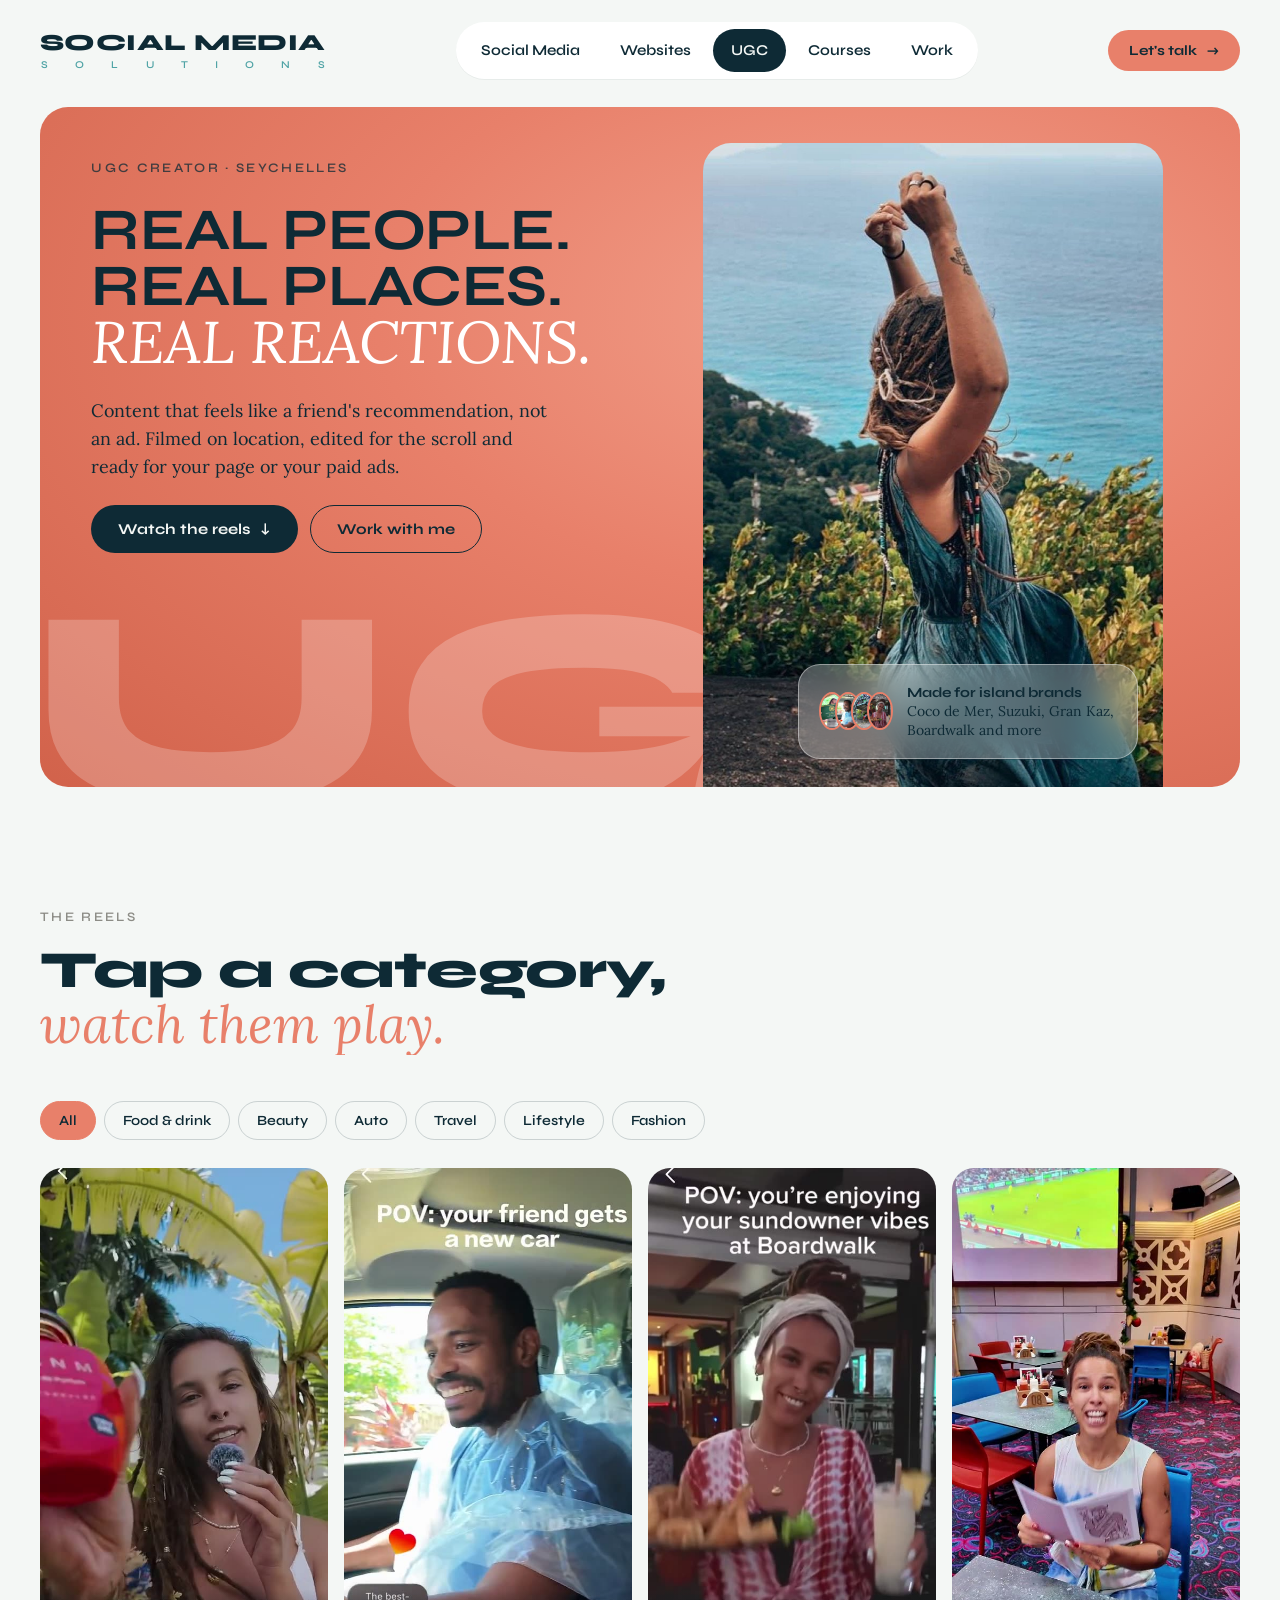
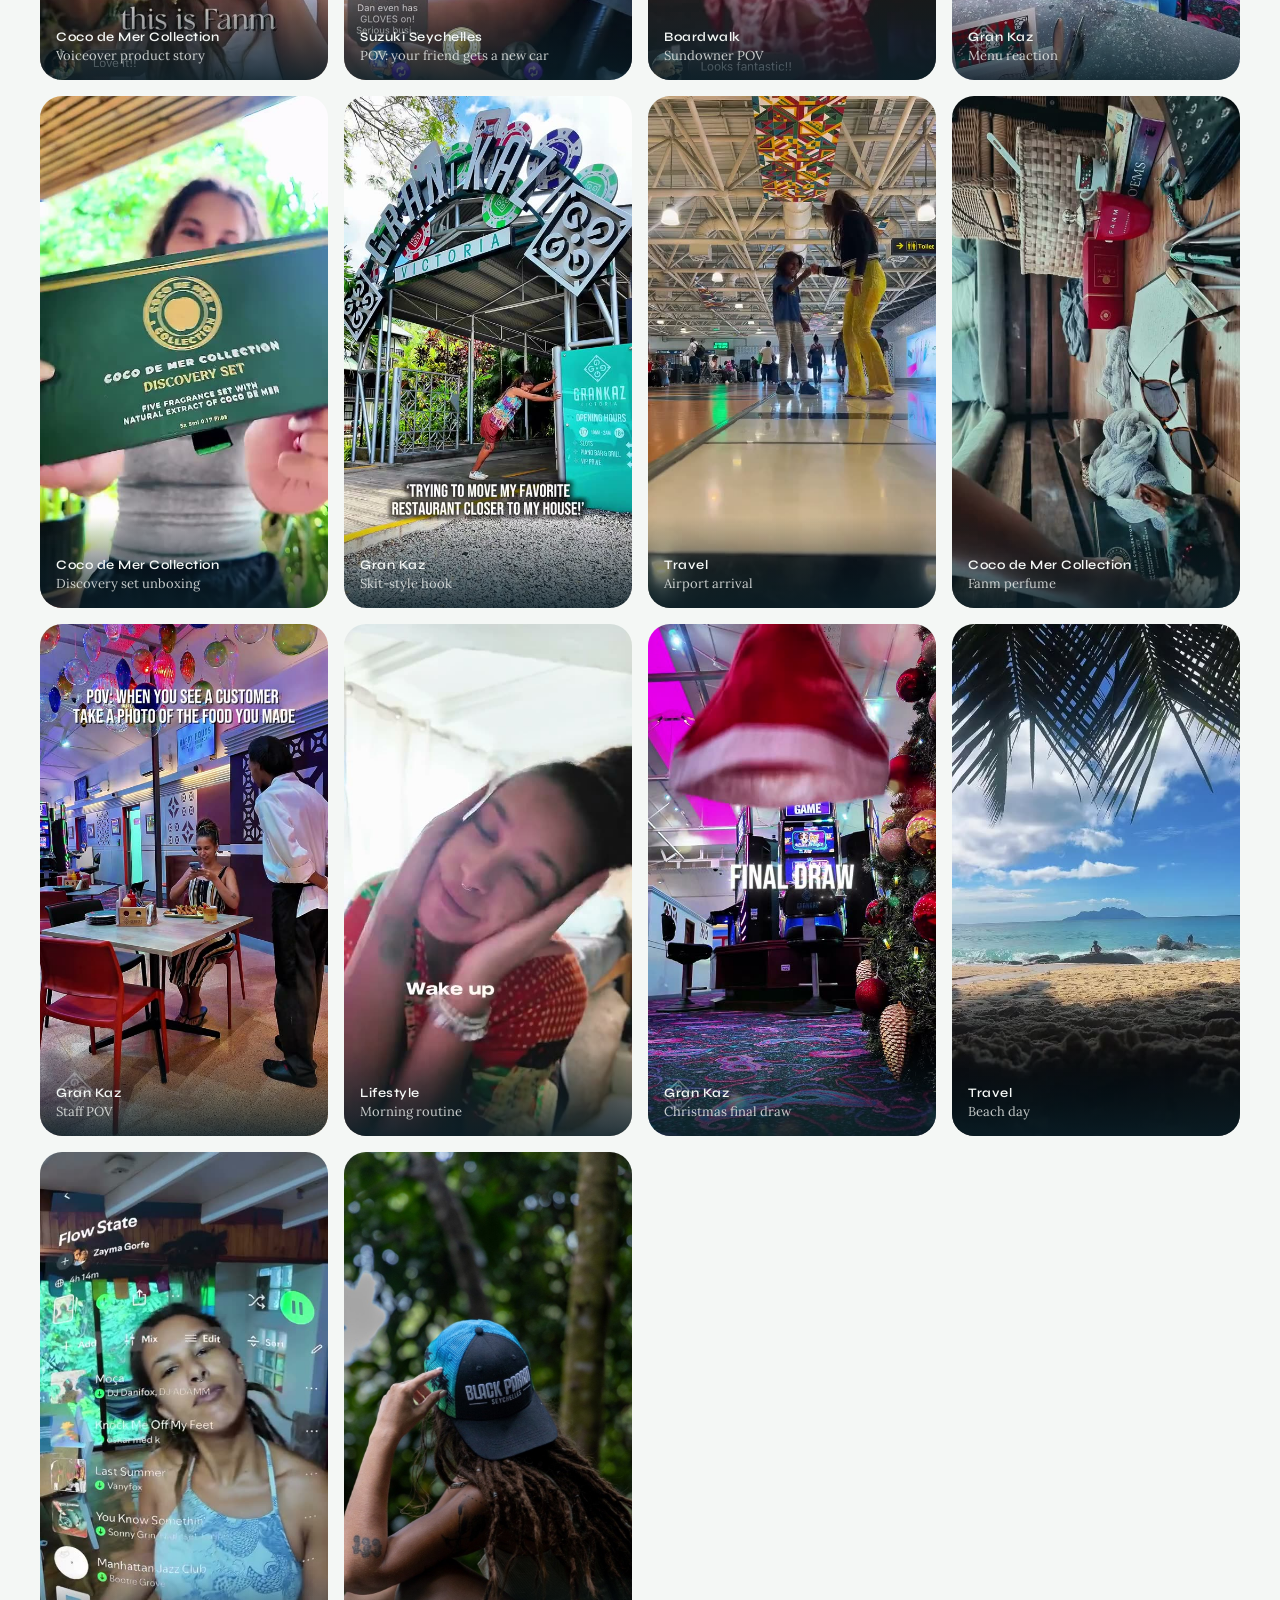
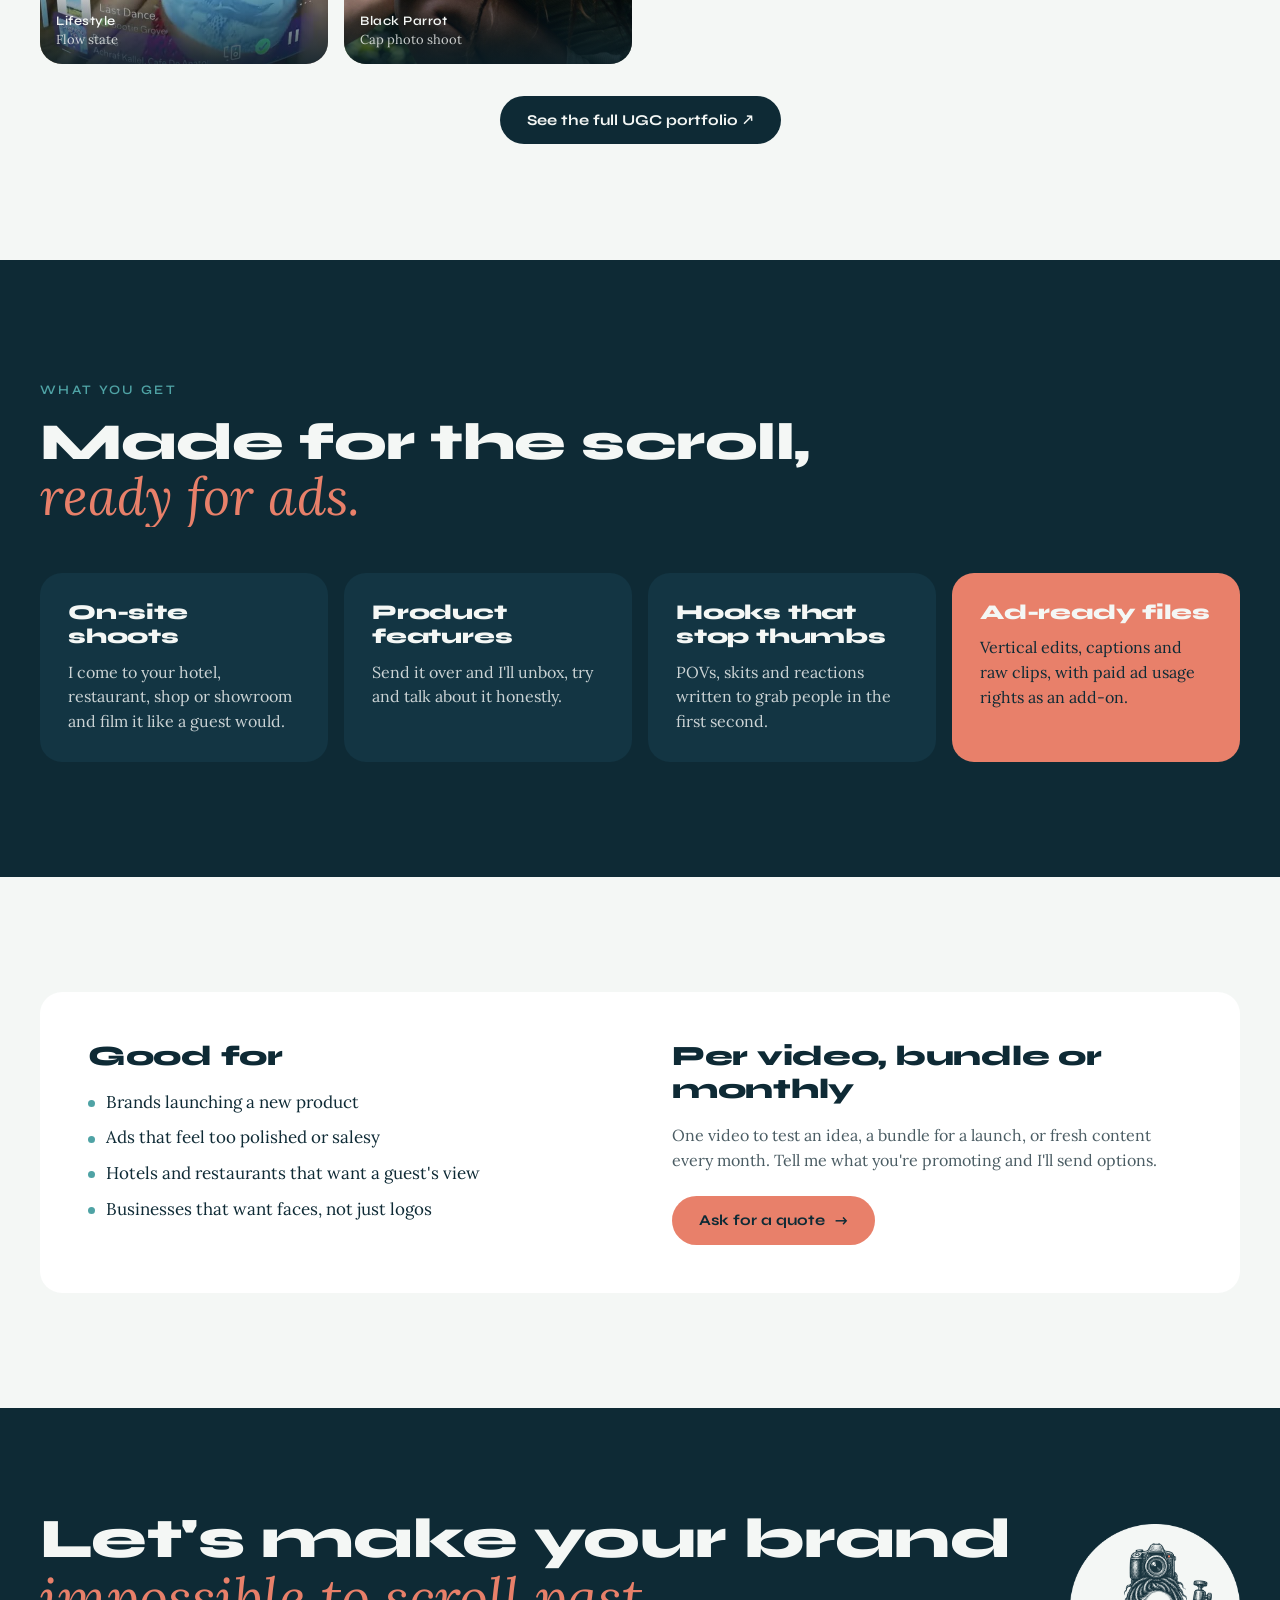
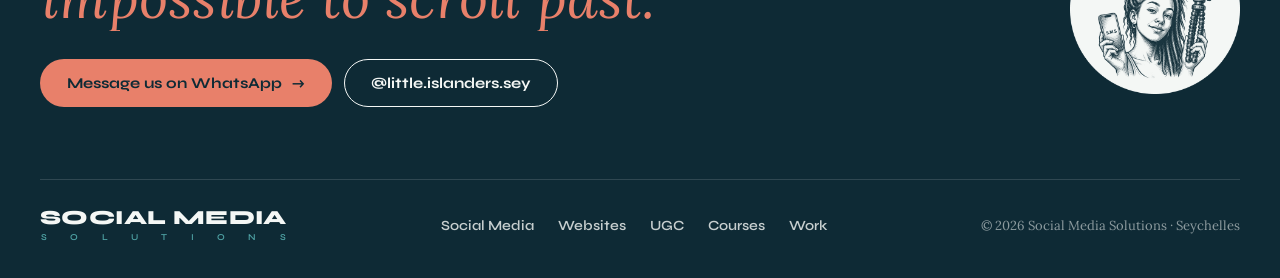
<file: ugc.html>
<!doctype html>
<html lang="en"><head>
<meta charset="utf-8"><meta name="viewport" content="width=device-width,initial-scale=1">
<title>UGC · Social Media Solutions</title><meta name="description" content="User-generated content from Seychelles: real, human reels and photos for brands, hotels and restaurants, made for ads and organic posts.">
<link rel="canonical" href="https://socialmedia-seychelles.github.io/ugc.html">
<meta property="og:type" content="website"><meta property="og:site_name" content="Social Media Solutions">
<meta property="og:title" content="UGC · Social Media Solutions"><meta property="og:description" content="User-generated content from Seychelles: real, human reels and photos for brands, hotels and restaurants, made for ads and organic posts.">
<meta property="og:image" content="https://socialmedia-seychelles.github.io/assets/img/og.jpg"><meta name="twitter:card" content="summary_large_image">
<link rel="icon" href="assets/img/badge.png">
<link rel="preconnect" href="https://fonts.googleapis.com"><link rel="preconnect" href="https://fonts.gstatic.com" crossorigin>
<link href="https://fonts.googleapis.com/css2?family=Syne:wght@500;600;700;800&family=Lora:ital,wght@0,400;0,500;1,400;1,500&family=Caveat:wght@500&display=swap" rel="stylesheet">
<link rel="stylesheet" href="assets/site.css?v=1794301426">
</head><body>
<header class="top"><div class="wrap">
  <a class="logo" href="index.html" aria-label="Social Media Solutions home"><span class="wm"><span class="wm1">SOCIAL MEDIA</span><span class="wm2"><span>S</span><span>O</span><span>L</span><span>U</span><span>T</span><span>I</span><span>O</span><span>N</span><span>S</span></span></span></a>
  <nav class="nav" aria-label="Main"><a href="social-media.html">Social Media</a><a href="websites.html">Websites</a><a href="ugc.html" class=on>UGC</a><a href="courses.html">Courses</a><a href="work.html">Work</a></nav>
  <a class="btn coral sm" href="https://wa.me/2482542718?text=Hi%20Zayma%21%20I%20found%20your%20website%20and%20I%27d%20love%20to%20chat." target="_blank" rel="noopener">Let's talk <span class="ar">→</span></a>
  <button class="burger" aria-label="Menu"><span></span><span></span><span></span></button>
</div></header>
<main>
<section class="phero"><div class="wrap">
  <div class="u-hero">
    <span class="ghost" aria-hidden="true">UGC</span>
    <div style="position:relative;z-index:2;display:flex;flex-direction:column;gap:24px;max-width:620px">
      <span class="eyebrow" style="color:var(--ocean);opacity:.75">UGC creator · Seychelles</span>
      <h1 data-words>Real people. Real places. <em style="color:var(--white)">Real reactions.</em></h1>
      <p class="lead" style="color:var(--ocean);max-width:460px" data-reveal>Content that feels like a friend's recommendation, not an ad. Filmed on location, edited for the scroll and ready for your page or your paid ads.</p>
      <div class="btns" data-reveal>
        <a class="btn ocean" href="#reels">Watch the reels <span class="ar">↓</span></a>
        <a class="btn line" style="color:var(--ocean)" href="https://wa.me/2482542718?text=Hi%20Zayma%21%20I%27d%20love%20to%20talk%20about%20UGC%20for%20my%20brand." target="_blank" rel="noopener">Work with me</a>
      </div>
    </div>
    <div class="portrait" data-reveal="scale"><img src="assets/img/z-sea.jpg" alt="Zayma by the sea" class="pimg parallax" data-parallax=".04"></div>
    <div class="float" data-reveal style="--d:.3s">
      <div class="av"><img src="assets/img/c-beauty-cocodemer.jpg" alt=""><img src="assets/img/c-auto-suzuki-pov.jpg" alt=""><img src="assets/img/c-food-grankaz.jpg" alt=""><img src="assets/img/c-food-boardwalk-pov.jpg" alt=""></div>
      <div style="font-size:14px;line-height:1.35"><b style="font-family:var(--head)">Made for island brands</b><br>Coco de Mer, Suzuki, Gran Kaz, Boardwalk and more</div>
    </div>
  </div>
</div></section>

<section class="sec" id="reels"><div class="wrap">
  <div class="sec-head"><div><span class="eyebrow">The reels</span><h2 data-words>Tap a category, <em>watch them play.</em></h2></div></div>
  <div class="filters" data-target="#reelgrid">
    <button class="on" data-f="all">All</button><button data-f="food">Food &amp; drink</button><button data-f="beauty">Beauty</button><button data-f="auto">Auto</button><button data-f="travel">Travel</button><button data-f="life">Lifestyle</button><button data-f="fashion">Fashion</button>
  </div>
  <div class="reels" id="reelgrid" data-stagger>
    <div class="reel" data-cat="beauty"><video data-auto loop muted playsinline preload="none" poster="assets/img/c-beauty-cocodemer-voice.jpg" src="assets/clips/beauty-cocodemer-voice.mp4"></video><div class="cap">Coco de Mer Collection<span>Voiceover product story</span></div></div>
    <div class="reel" data-cat="auto"><video data-auto loop muted playsinline preload="none" poster="assets/img/c-auto-suzuki-pov.jpg" src="assets/clips/auto-suzuki-pov.mp4"></video><div class="cap">Suzuki Seychelles<span>POV: your friend gets a new car</span></div></div>
    <div class="reel" data-cat="food"><video data-auto loop muted playsinline preload="none" poster="assets/img/c-food-boardwalk-pov.jpg" src="assets/clips/food-boardwalk-pov.mp4"></video><div class="cap">Boardwalk<span>Sundowner POV</span></div></div>
    <div class="reel" data-cat="food"><video data-auto loop muted playsinline preload="none" poster="assets/img/c-food-grankaz-menu.jpg" src="assets/clips/food-grankaz-menu.mp4"></video><div class="cap">Gran Kaz<span>Menu reaction</span></div></div>
    <div class="reel" data-cat="beauty"><video data-auto loop muted playsinline preload="none" poster="assets/img/c-beauty-cocodemer.jpg" src="assets/clips/beauty-cocodemer.mp4"></video><div class="cap">Coco de Mer Collection<span>Discovery set unboxing</span></div></div>
    <div class="reel" data-cat="food"><video data-auto loop muted playsinline preload="none" poster="assets/img/c-food-grankaz.jpg" src="assets/clips/food-grankaz.mp4"></video><div class="cap">Gran Kaz<span>Skit-style hook</span></div></div>
    <div class="reel" data-cat="travel"><video data-auto loop muted playsinline preload="none" poster="assets/img/c-travel-airport.jpg" src="assets/clips/travel-airport.mp4"></video><div class="cap">Travel<span>Airport arrival</span></div></div>
    <div class="reel" data-cat="beauty"><video data-auto loop muted playsinline preload="none" poster="assets/img/c-beauty-fanm.jpg" src="assets/clips/beauty-fanm.mp4"></video><div class="cap">Coco de Mer Collection<span>Fanm perfume</span></div></div>
    <div class="reel" data-cat="food"><video data-auto loop muted playsinline preload="none" poster="assets/img/c-food-grankaz-pov.jpg" src="assets/clips/food-grankaz-pov.mp4"></video><div class="cap">Gran Kaz<span>Staff POV</span></div></div>
    <div class="reel" data-cat="life"><video data-auto loop muted playsinline preload="none" poster="assets/img/c-lifestyle-morning.jpg" src="assets/clips/lifestyle-morning.mp4"></video><div class="cap">Lifestyle<span>Morning routine</span></div></div>
    <div class="reel" data-cat="food"><video data-auto loop muted playsinline preload="none" poster="assets/img/c-food-grankaz-christmas.jpg" src="assets/clips/food-grankaz-christmas.mp4"></video><div class="cap">Gran Kaz<span>Christmas final draw</span></div></div>
    <div class="reel" data-cat="travel"><video data-auto loop muted playsinline preload="none" poster="assets/img/c-travel-beach.jpg" src="assets/clips/travel-beach.mp4"></video><div class="cap">Travel<span>Beach day</span></div></div>
    <div class="reel" data-cat="life"><video data-auto loop muted playsinline preload="none" poster="assets/img/c-lifestyle-flowstate.jpg" src="assets/clips/lifestyle-flowstate.mp4"></video><div class="cap">Lifestyle<span>Flow state</span></div></div>
    <div class="reel" data-cat="fashion"><img src="assets/img/z-cap.jpg" alt="Black Parrot cap shoot"><div class="cap">Black Parrot<span>Cap photo shoot</span></div></div>
  </div>
  <div class="btns" style="margin-top:32px;justify-content:center" data-reveal><a class="btn ocean" href="https://socialmedia-seychelles.github.io/zayma-ugc/" target="_blank" rel="noopener">See the full UGC portfolio ↗</a></div>
</div></section>

<section class="sec dark"><div class="wrap">
  <div class="sec-head"><div><span class="eyebrow">What you get</span><h2 data-words>Made for the scroll, <em>ready for ads.</em></h2></div></div>
  <div class="grid4" data-stagger>
    <div class="box"><h3>On-site shoots</h3><p>I come to your hotel, restaurant, shop or showroom and film it like a guest would.</p></div>
    <div class="box"><h3>Product features</h3><p>Send it over and I'll unbox, try and talk about it honestly.</p></div>
    <div class="box"><h3>Hooks that stop thumbs</h3><p>POVs, skits and reactions written to grab people in the first second.</p></div>
    <div class="box coral"><h3>Ad-ready files</h3><p>Vertical edits, captions and raw clips, with paid ad usage rights as an add-on.</p></div>
  </div>
</div></section>

<section class="sec"><div class="wrap">
  <div class="split box" style="padding:clamp(28px,4vw,48px);align-items:start">
    <div data-reveal>
      <h3 style="font-size:28px;margin-bottom:18px">Good for</h3>
      <ul class="goodfor" style="font-size:17px;gap:12px"><li>Brands launching a new product</li><li>Ads that feel too polished or salesy</li><li>Hotels and restaurants that want a guest's view</li><li>Businesses that want faces, not just logos</li></ul>
    </div>
    <div data-reveal style="--d:.1s">
      <h3 style="font-size:28px;margin-bottom:18px">Per video, bundle or monthly</h3>
      <p class="lead">One video to test an idea, a bundle for a launch, or fresh content every month. Tell me what you're promoting and I'll send options.</p>
      <a class="btn coral" style="margin-top:24px" href="https://wa.me/2482542718?text=Hi%20Zayma%21%20I%27d%20like%20a%20quote%20for%20UGC." target="_blank" rel="noopener">Ask for a quote <span class="ar">→</span></a>
    </div>
  </div>
</div></section>

</main>
<footer class="foot"><div class="wrap">
  <div class="cta">
    <img class="badge" src="assets/img/badge.png" alt="" width="160" height="160">
    <h2 data-words>Let's make your brand <em>impossible to scroll past.</em></h2>
    <div class="btns">
      <a class="btn coral" href="https://wa.me/2482542718?text=Hi%20Zayma%21%20I%20found%20your%20website%20and%20I%27d%20love%20to%20chat." target="_blank" rel="noopener">Message us on WhatsApp <span class="ar">→</span></a>
      <a class="btn line" href="https://www.instagram.com/little.islanders.sey/" target="_blank" rel="noopener">@little.islanders.sey</a>
    </div>
  </div>
  <div class="links">
    <a class="logo" href="index.html" aria-label="Social Media Solutions home"><span class="wm"><span class="wm1">SOCIAL MEDIA</span><span class="wm2"><span>S</span><span>O</span><span>L</span><span>U</span><span>T</span><span>I</span><span>O</span><span>N</span><span>S</span></span></span></a>
    <nav aria-label="Footer"><a href="social-media.html">Social Media</a><a href="websites.html">Websites</a><a href="ugc.html">UGC</a><a href="courses.html">Courses</a><a href="work.html">Work</a></nav>
    <span class="copy">© 2026 Social Media Solutions · Seychelles</span>
  </div>
</div></footer>
<script src="assets/site.js?v=1794301426"></script>
</body></html>
</file>
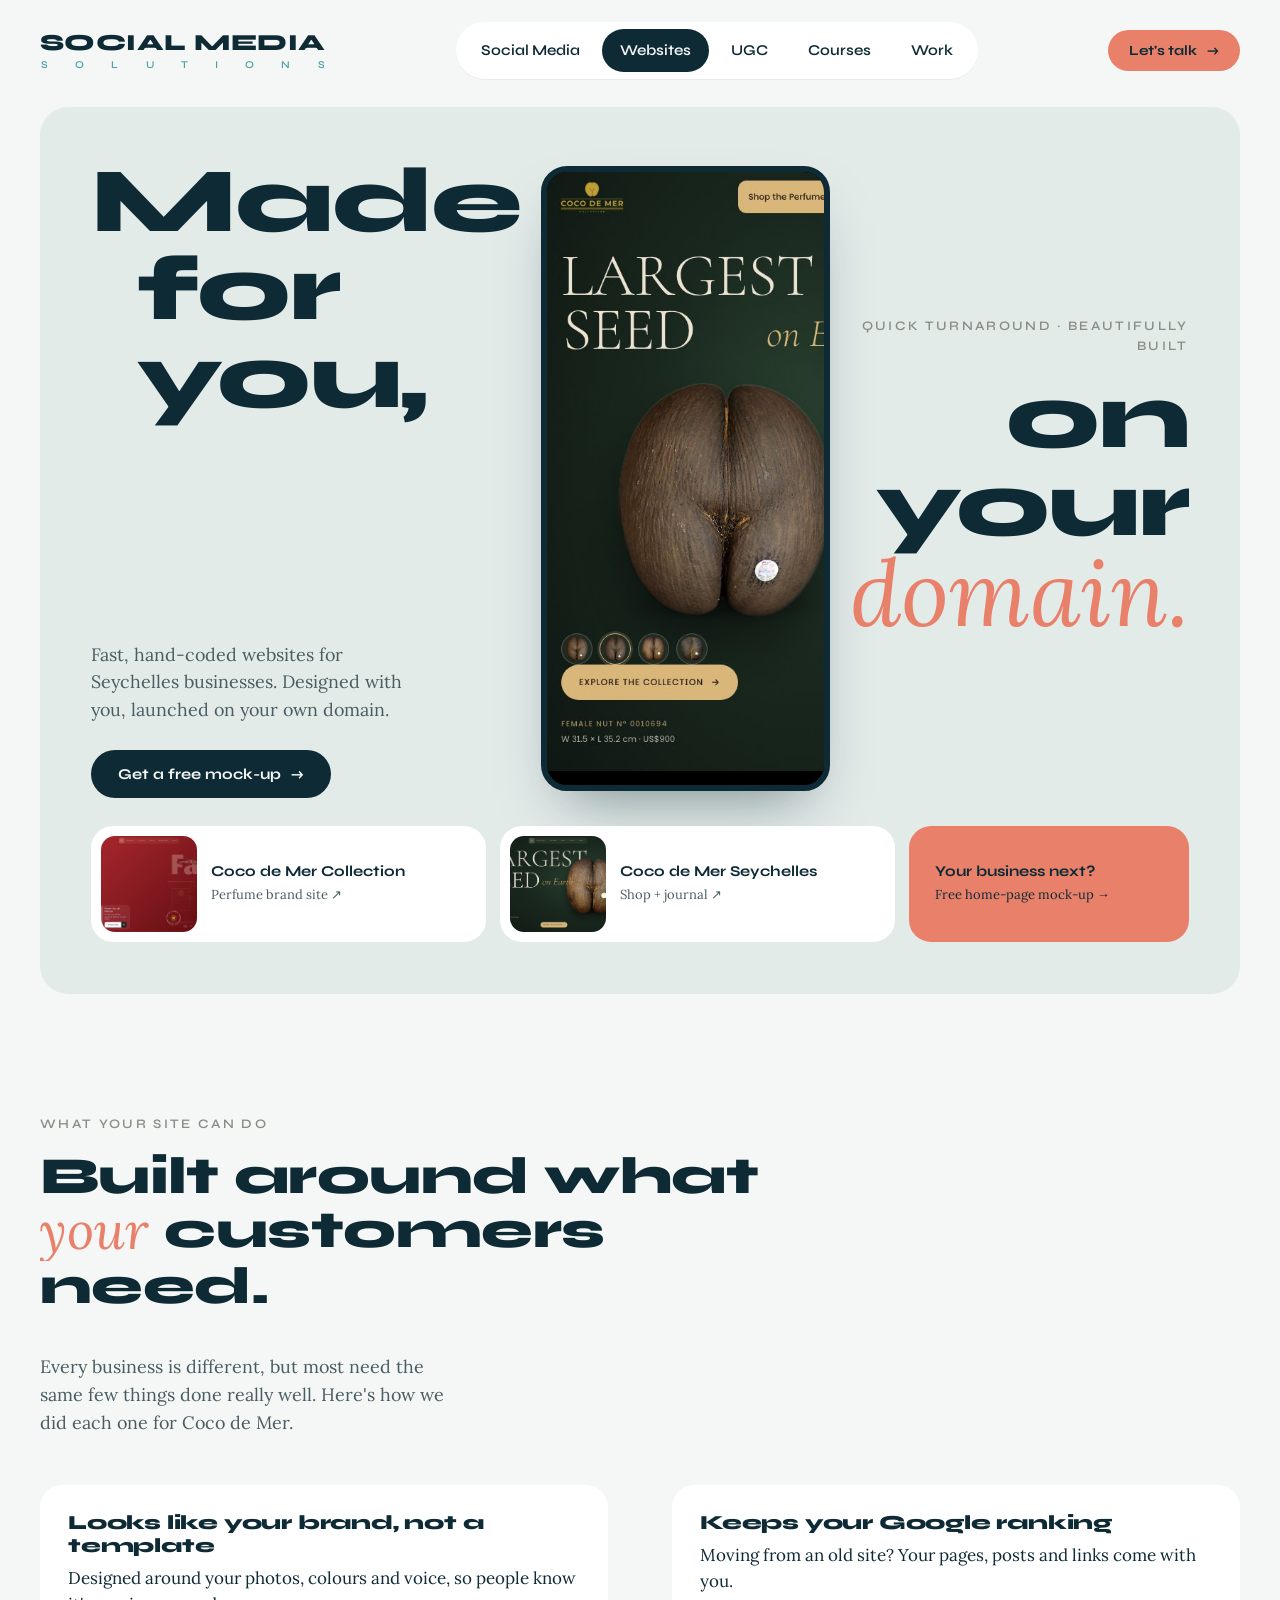
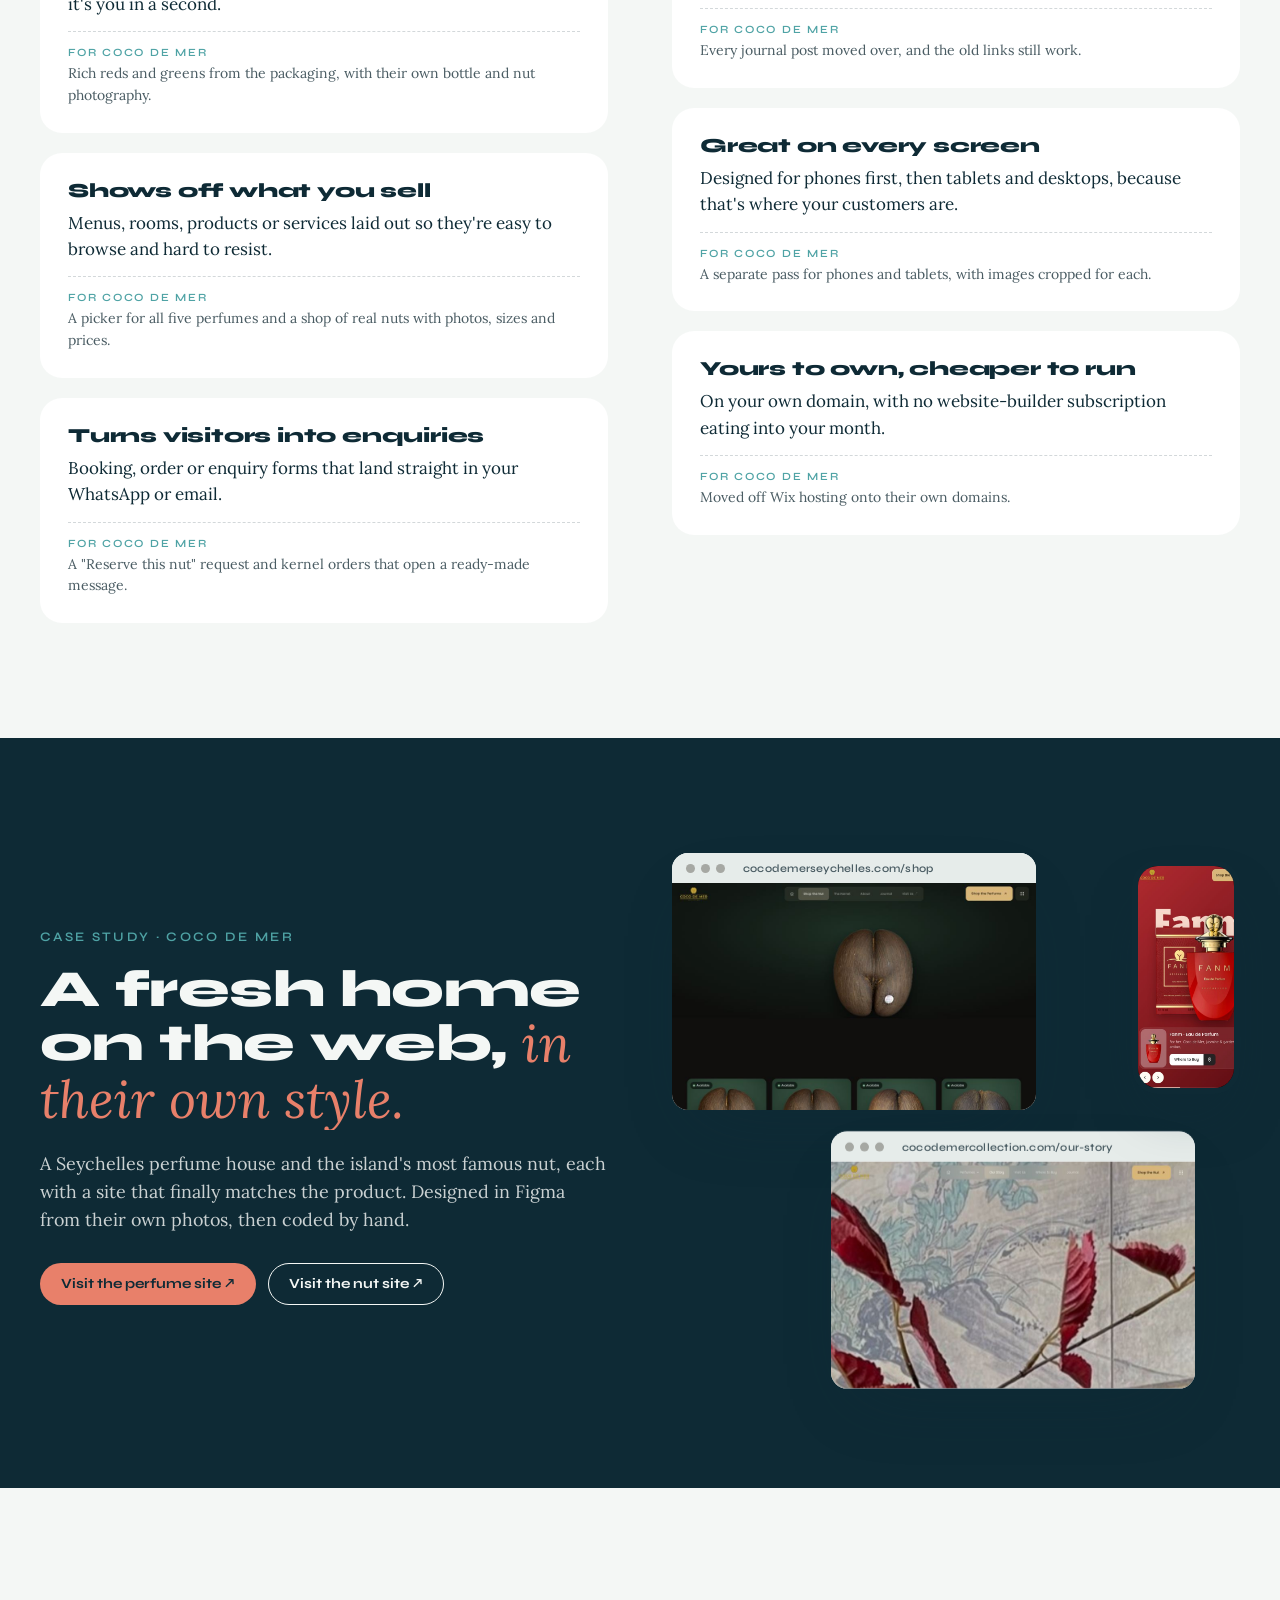
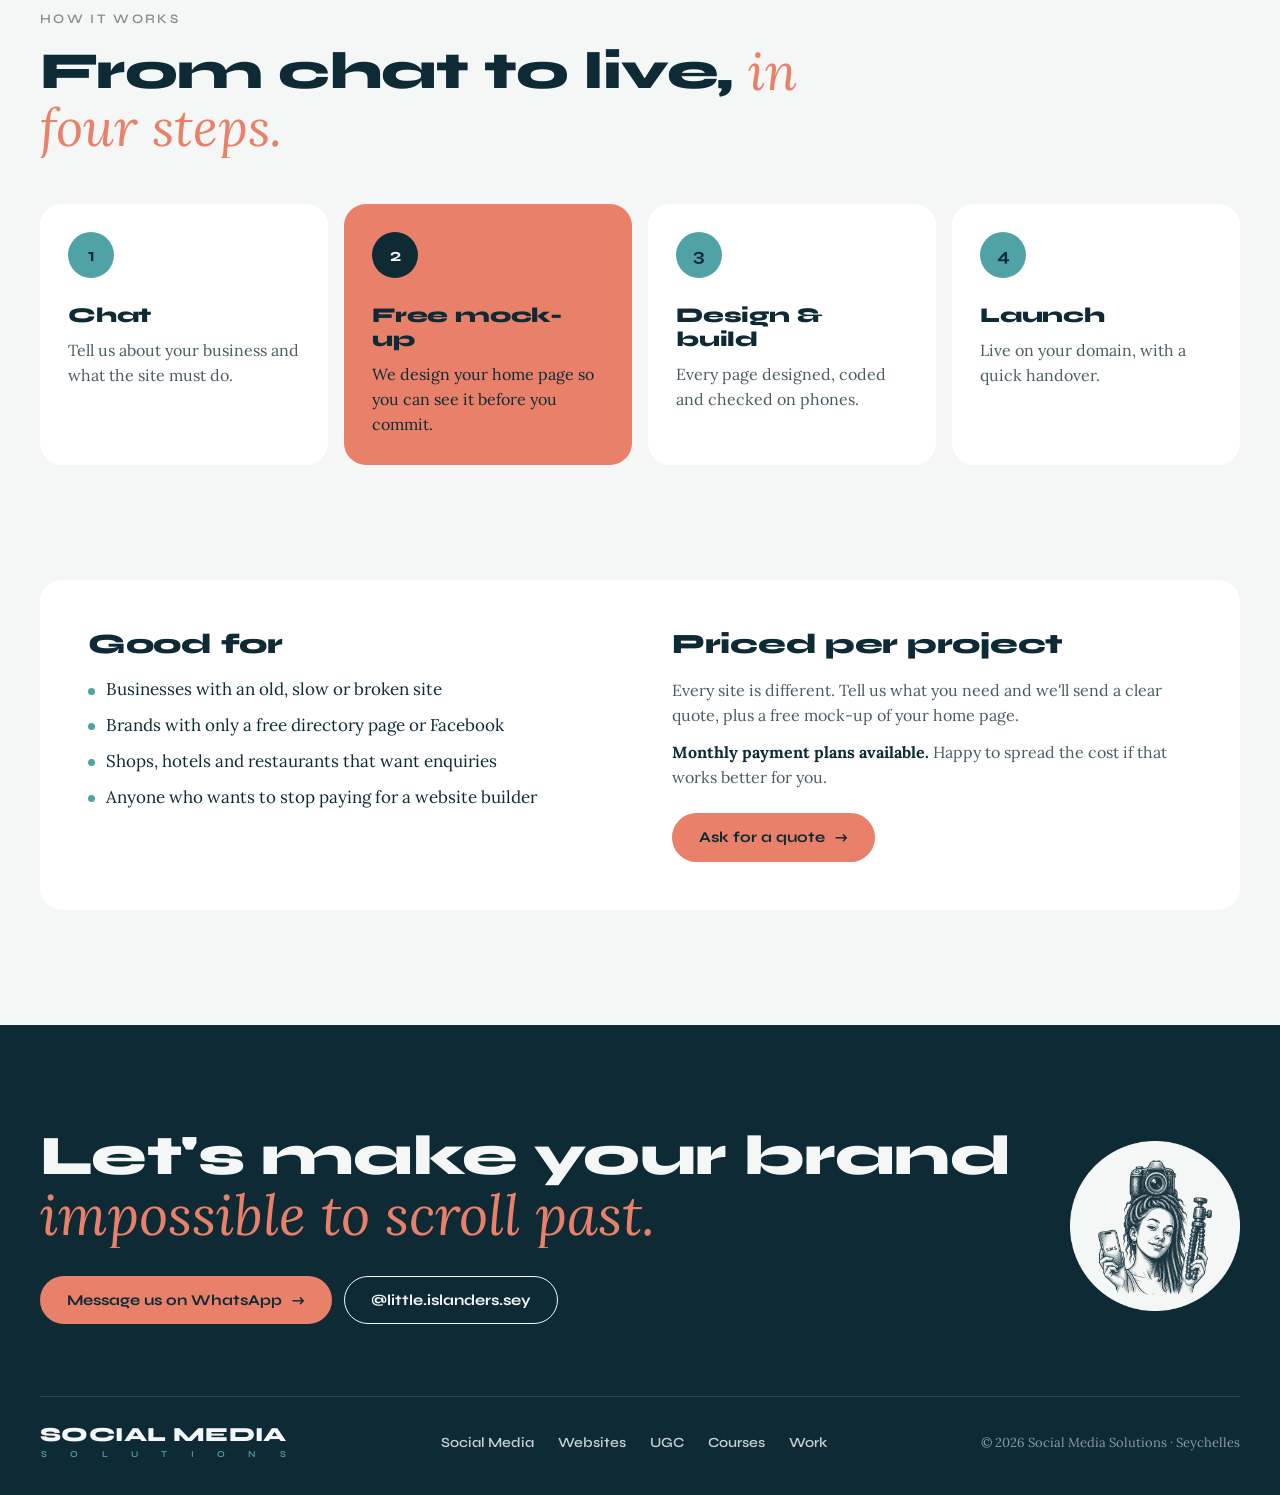
<file: websites.html>
<!doctype html>
<html lang="en"><head>
<meta charset="utf-8"><meta name="viewport" content="width=device-width,initial-scale=1">
<title>Websites · Social Media Solutions</title><meta name="description" content="Fast, hand-coded websites for Seychelles businesses, designed with you and launched on your own domain. Monthly payment plans available.">
<link rel="canonical" href="https://socialmedia-seychelles.github.io/websites.html">
<meta property="og:type" content="website"><meta property="og:site_name" content="Social Media Solutions">
<meta property="og:title" content="Websites · Social Media Solutions"><meta property="og:description" content="Fast, hand-coded websites for Seychelles businesses, designed with you and launched on your own domain. Monthly payment plans available.">
<meta property="og:image" content="https://socialmedia-seychelles.github.io/assets/img/og.jpg"><meta name="twitter:card" content="summary_large_image">
<link rel="icon" href="assets/img/badge.png">
<link rel="preconnect" href="https://fonts.googleapis.com"><link rel="preconnect" href="https://fonts.gstatic.com" crossorigin>
<link href="https://fonts.googleapis.com/css2?family=Syne:wght@500;600;700;800&family=Lora:ital,wght@0,400;0,500;1,400;1,500&family=Caveat:wght@500&display=swap" rel="stylesheet">
<link rel="stylesheet" href="assets/site.css?v=1794301426">
</head><body>
<header class="top"><div class="wrap">
  <a class="logo" href="index.html" aria-label="Social Media Solutions home"><span class="wm"><span class="wm1">SOCIAL MEDIA</span><span class="wm2"><span>S</span><span>O</span><span>L</span><span>U</span><span>T</span><span>I</span><span>O</span><span>N</span><span>S</span></span></span></a>
  <nav class="nav" aria-label="Main"><a href="social-media.html">Social Media</a><a href="websites.html" class=on>Websites</a><a href="ugc.html">UGC</a><a href="courses.html">Courses</a><a href="work.html">Work</a></nav>
  <a class="btn coral sm" href="https://wa.me/2482542718?text=Hi%20Zayma%21%20I%20found%20your%20website%20and%20I%27d%20love%20to%20chat." target="_blank" rel="noopener">Let's talk <span class="ar">→</span></a>
  <button class="burger" aria-label="Menu"><span></span><span></span><span></span></button>
</div></header>
<main>
<section class="phero"><div class="wrap">
  <div class="tile" style="background:var(--mist)">
    <div class="w-hero">
      <div class="lefttext">
        <div class="giant" data-words>Made <span class="l2">for you,</span></div>
        <div data-reveal>
          <p class="lead" style="max-width:340px;margin-bottom:26px">Fast, hand-coded websites for Seychelles businesses. Designed with you, launched on your own domain.</p>
          <a class="btn ocean" href="https://wa.me/2482542718?text=Hi%20Zayma%21%20I%27d%20love%20a%20free%20mock-up%20of%20a%20website%20for%20my%20business." target="_blank" rel="noopener">Get a free mock-up <span class="ar">→</span></a>
        </div>
      </div>
      <div class="mphone" data-reveal="scale" style="--d:.15s"><div class="autoscroll" style="width:100%;height:100%"><img src="assets/img/w-nut-m.jpg" alt="Coco de Mer nut site on a phone"></div></div>
      <div class="right">
        <p class="eyebrow" style="margin-bottom:18px" data-reveal>Quick turnaround · Beautifully built</p>
        <div class="giant" data-words>on your <em>domain.</em></div>
      </div>
    </div>
    <div class="case-row" data-stagger>
      <a class="case" href="https://www.cocodemercollection.com/" target="_blank" rel="noopener"><img src="assets/img/w-perfume.jpg" alt=""><div><b>Coco de Mer Collection</b><span>Perfume brand site ↗</span></div></a>
      <a class="case" href="https://www.cocodemerseychelles.com/" target="_blank" rel="noopener"><img src="assets/img/w-nut.jpg" alt=""><div><b>Coco de Mer Seychelles</b><span>Shop + journal ↗</span></div></a>
      <a class="case next" href="https://wa.me/2482542718?text=Hi%20Zayma%21%20I%27d%20love%20a%20free%20mock-up%20of%20a%20website%20for%20my%20business." target="_blank" rel="noopener"><div><b>Your business next?</b><span style="color:var(--ocean)">Free home-page mock-up →</span></div></a>
    </div>
  </div>
</div></section>

<section class="sec"><div class="wrap">
  <div class="sec-head">
    <div><span class="eyebrow">What your site can do</span><h2 data-words>Built around what <em>your</em> customers need.</h2></div>
    <p class="lead" data-reveal>Every business is different, but most need the same few things done really well. Here's how we did each one for Coco de Mer.</p>
  </div>
  <div class="split" style="align-items:start">
    <div class="feature" data-stagger style="grid-template-columns:1fr">
      <div class="item"><h3>Looks like your brand, not a template</h3><p>Designed around your photos, colours and voice, so people know it's you in a second.</p><div class="for"><b>For Coco de Mer</b>Rich reds and greens from the packaging, with their own bottle and nut photography.</div></div>
      <div class="item"><h3>Shows off what you sell</h3><p>Menus, rooms, products or services laid out so they're easy to browse and hard to resist.</p><div class="for"><b>For Coco de Mer</b>A picker for all five perfumes and a shop of real nuts with photos, sizes and prices.</div></div>
      <div class="item"><h3>Turns visitors into enquiries</h3><p>Booking, order or enquiry forms that land straight in your WhatsApp or email.</p><div class="for"><b>For Coco de Mer</b>A "Reserve this nut" request and kernel orders that open a ready-made message.</div></div>
    </div>
    <div class="feature" data-stagger style="grid-template-columns:1fr">
      <div class="item"><h3>Keeps your Google ranking</h3><p>Moving from an old site? Your pages, posts and links come with you.</p><div class="for"><b>For Coco de Mer</b>Every journal post moved over, and the old links still work.</div></div>
      <div class="item"><h3>Great on every screen</h3><p>Designed for phones first, then tablets and desktops, because that's where your customers are.</p><div class="for"><b>For Coco de Mer</b>A separate pass for phones and tablets, with images cropped for each.</div></div>
      <div class="item"><h3>Yours to own, cheaper to run</h3><p>On your own domain, with no website-builder subscription eating into your month.</p><div class="for"><b>For Coco de Mer</b>Moved off Wix hosting onto their own domains.</div></div>
    </div>
  </div>
</div></section>

<section class="sec dark"><div class="wrap">
  <div class="split">
    <div>
      <span class="eyebrow">Case study · Coco de Mer</span>
      <h2 data-words style="margin:14px 0 22px">A fresh home on the web, <em>in their own style.</em></h2>
      <p class="lead" data-reveal>A Seychelles perfume house and the island's most famous nut, each with a site that finally matches the product. Designed in Figma from their own photos, then coded by hand.</p>
      <div class="btns" style="margin-top:30px" data-reveal>
        <a class="btn coral sm" href="https://www.cocodemercollection.com/" target="_blank" rel="noopener">Visit the perfume site ↗</a>
        <a class="btn line sm" href="https://www.cocodemerseychelles.com/" target="_blank" rel="noopener">Visit the nut site ↗</a>
      </div>
    </div>
    <div class="sites" data-reveal>
      <div class="b1"><div class="browser"><div class="bar"><i></i><i></i><i></i><b>cocodemerseychelles.com/shop</b></div><div class="view autoscroll"><img src="assets/img/w-shop-long.jpg" alt="Nut shop page"></div></div></div>
      <div class="b2 parallax" data-parallax=".05"><div class="browser"><div class="bar"><i></i><i></i><i></i><b>cocodemercollection.com/our-story</b></div><div class="view autoscroll"><img src="assets/img/w-story-long.jpg" alt="Our story page"></div></div></div>
      <div class="m1 parallax" data-parallax="-.06"><div class="mphone"><img src="assets/img/w-perfume-m.jpg" alt="Perfume site on a phone"></div></div>
    </div>
  </div>
</div></section>

<section class="sec"><div class="wrap">
  <div class="sec-head"><div><span class="eyebrow">How it works</span><h2 data-words>From chat to live, <em>in four steps.</em></h2></div></div>
  <div class="grid4" data-stagger>
    <div class="box step"><div class="num">1</div><h3>Chat</h3><p>Tell us about your business and what the site must do.</p></div>
    <div class="box step coral"><div class="num">2</div><h3>Free mock-up</h3><p>We design your home page so you can see it before you commit.</p></div>
    <div class="box step"><div class="num">3</div><h3>Design &amp; build</h3><p>Every page designed, coded and checked on phones.</p></div>
    <div class="box step"><div class="num">4</div><h3>Launch</h3><p>Live on your domain, with a quick handover.</p></div>
  </div>
</div></section>

<section class="sec" style="padding-top:0"><div class="wrap">
  <div class="split box" style="padding:clamp(28px,4vw,48px);align-items:start">
    <div data-reveal>
      <h3 style="font-size:28px;margin-bottom:18px">Good for</h3>
      <ul class="goodfor" style="font-size:17px;gap:12px"><li>Businesses with an old, slow or broken site</li><li>Brands with only a free directory page or Facebook</li><li>Shops, hotels and restaurants that want enquiries</li><li>Anyone who wants to stop paying for a website builder</li></ul>
    </div>
    <div data-reveal style="--d:.1s">
      <h3 style="font-size:28px;margin-bottom:18px">Priced per project</h3>
      <p class="lead">Every site is different. Tell us what you need and we'll send a clear quote, plus a free mock-up of your home page.</p>
      <p class="lead" style="margin-top:12px"><b style="color:var(--ocean)">Monthly payment plans available.</b> Happy to spread the cost if that works better for you.</p>
      <a class="btn coral" style="margin-top:24px" href="https://wa.me/2482542718?text=Hi%20Zayma%21%20I%27d%20like%20a%20quote%20for%20a%20website." target="_blank" rel="noopener">Ask for a quote <span class="ar">→</span></a>
    </div>
  </div>
</div></section>

</main>
<footer class="foot"><div class="wrap">
  <div class="cta">
    <img class="badge" src="assets/img/badge.png" alt="" width="160" height="160">
    <h2 data-words>Let's make your brand <em>impossible to scroll past.</em></h2>
    <div class="btns">
      <a class="btn coral" href="https://wa.me/2482542718?text=Hi%20Zayma%21%20I%20found%20your%20website%20and%20I%27d%20love%20to%20chat." target="_blank" rel="noopener">Message us on WhatsApp <span class="ar">→</span></a>
      <a class="btn line" href="https://www.instagram.com/little.islanders.sey/" target="_blank" rel="noopener">@little.islanders.sey</a>
    </div>
  </div>
  <div class="links">
    <a class="logo" href="index.html" aria-label="Social Media Solutions home"><span class="wm"><span class="wm1">SOCIAL MEDIA</span><span class="wm2"><span>S</span><span>O</span><span>L</span><span>U</span><span>T</span><span>I</span><span>O</span><span>N</span><span>S</span></span></span></a>
    <nav aria-label="Footer"><a href="social-media.html">Social Media</a><a href="websites.html">Websites</a><a href="ugc.html">UGC</a><a href="courses.html">Courses</a><a href="work.html">Work</a></nav>
    <span class="copy">© 2026 Social Media Solutions · Seychelles</span>
  </div>
</div></footer>
<script src="assets/site.js?v=1794301426"></script>
</body></html>
</file>
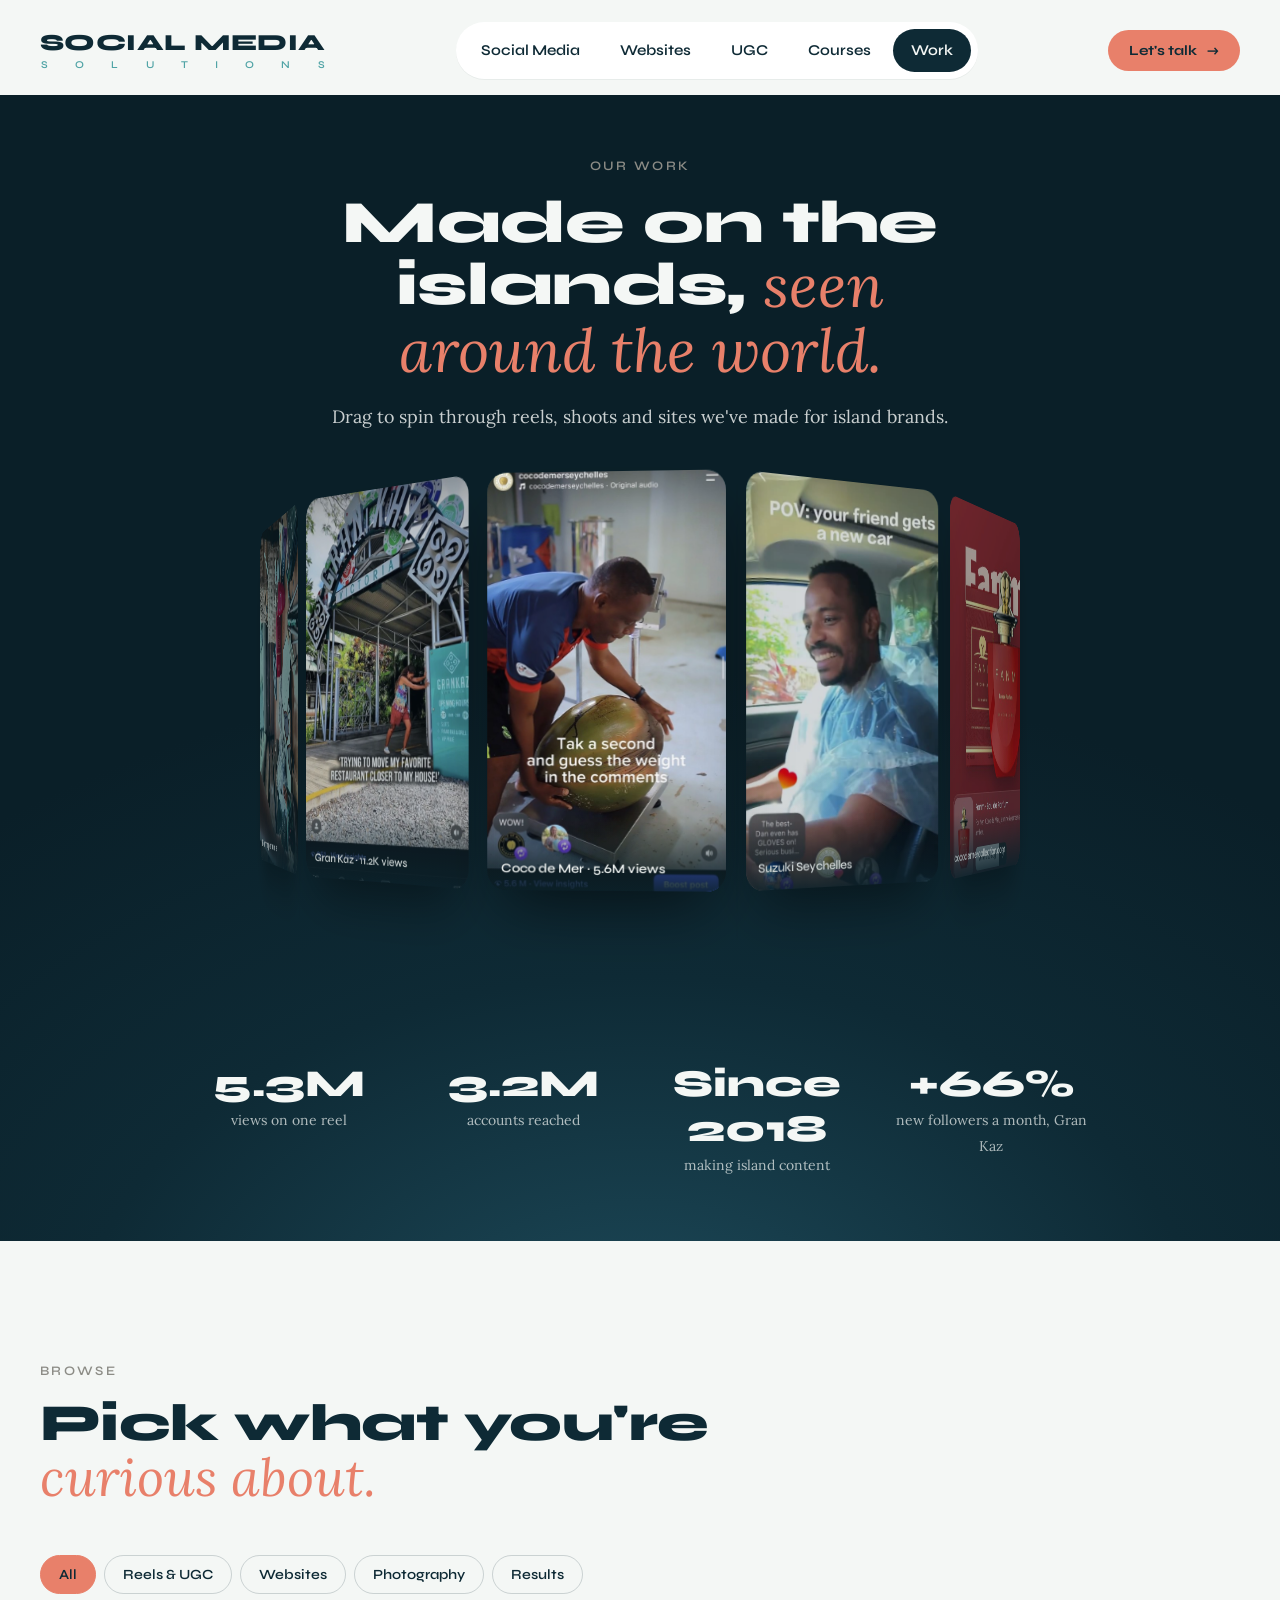
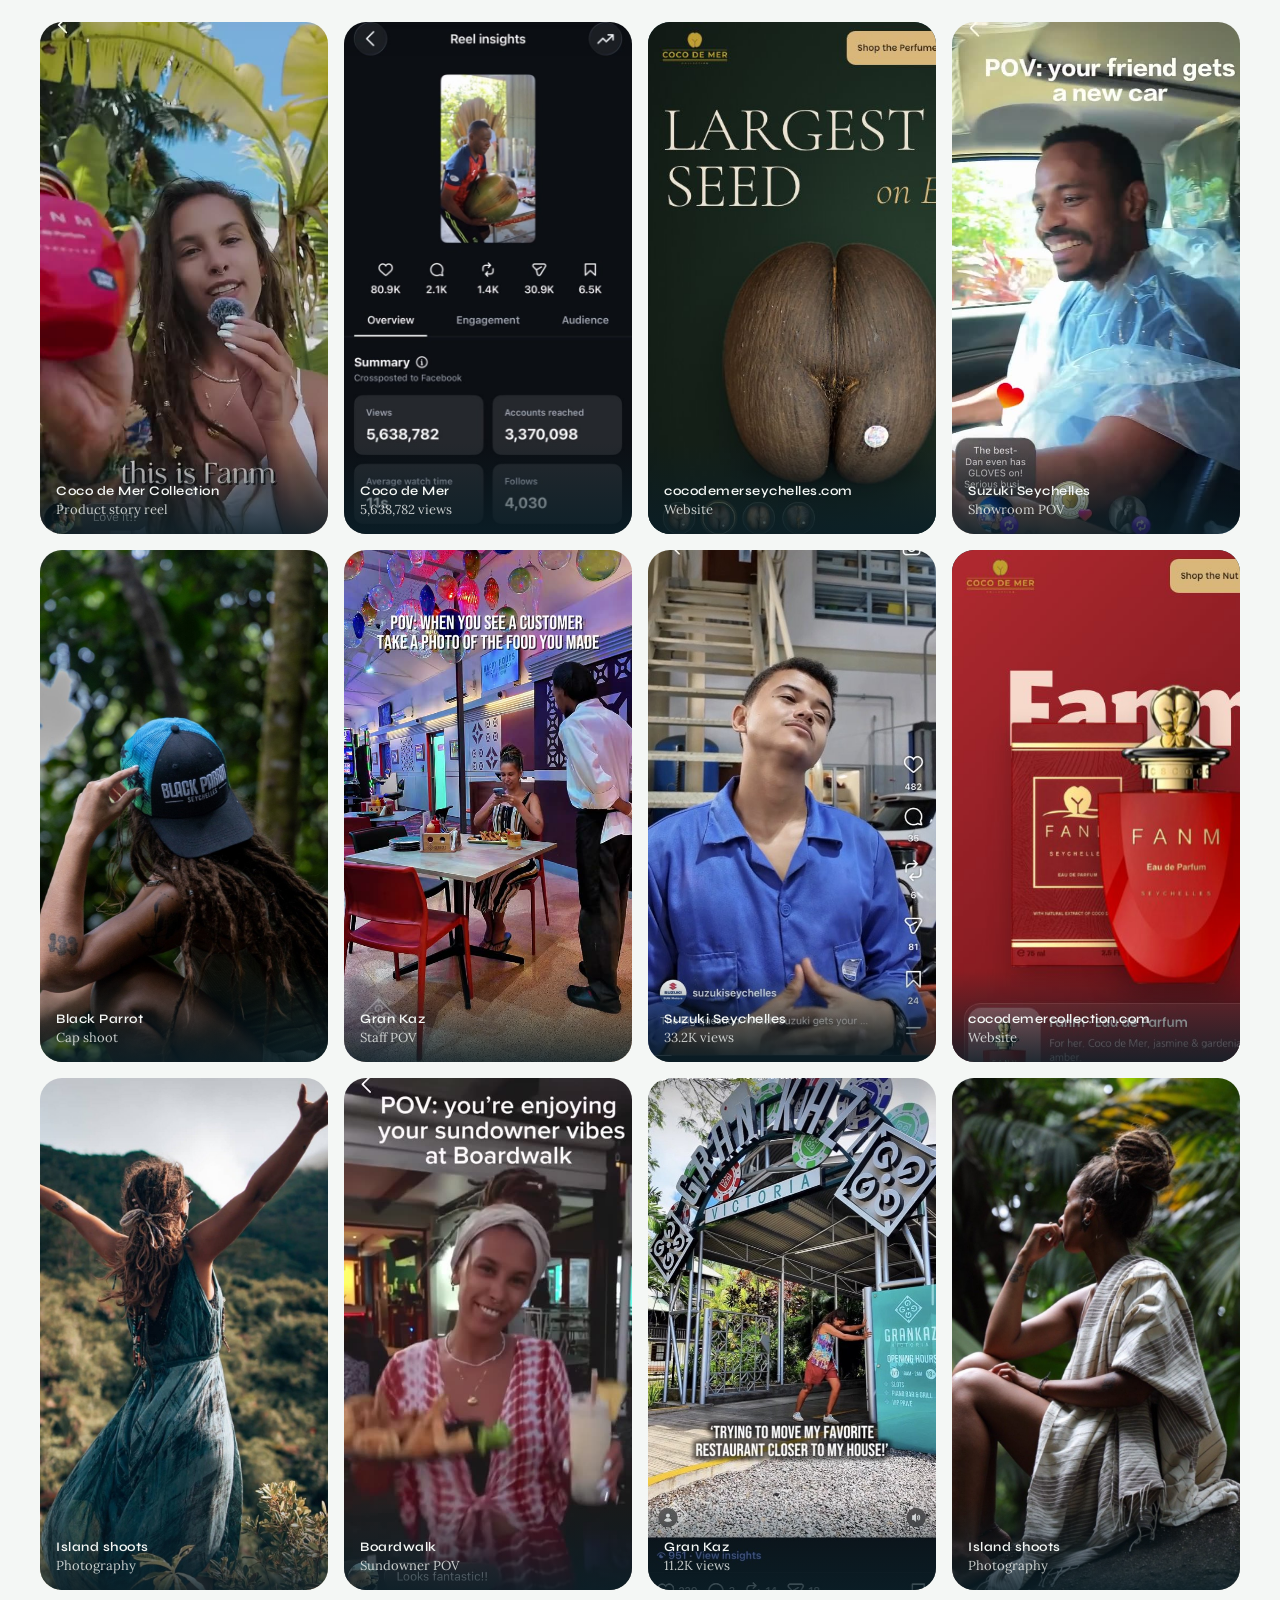
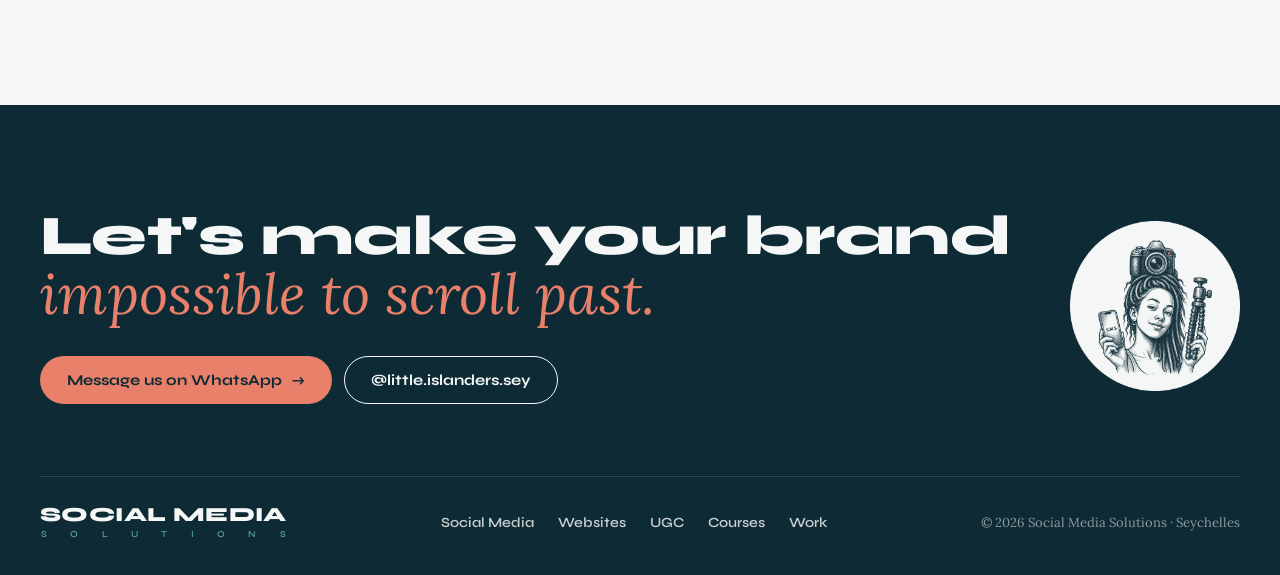
<file: work.html>
<!doctype html>
<html lang="en"><head>
<meta charset="utf-8"><meta name="viewport" content="width=device-width,initial-scale=1">
<title>Work · Social Media Solutions</title><meta name="description" content="Reels, UGC, photography and websites made for Seychelles brands like Coco de Mer Collection, Suzuki Seychelles and Gran Kaz.">
<link rel="canonical" href="https://socialmedia-seychelles.github.io/work.html">
<meta property="og:type" content="website"><meta property="og:site_name" content="Social Media Solutions">
<meta property="og:title" content="Work · Social Media Solutions"><meta property="og:description" content="Reels, UGC, photography and websites made for Seychelles brands like Coco de Mer Collection, Suzuki Seychelles and Gran Kaz.">
<meta property="og:image" content="https://socialmedia-seychelles.github.io/assets/img/og.jpg"><meta name="twitter:card" content="summary_large_image">
<link rel="icon" href="assets/img/badge.png">
<link rel="preconnect" href="https://fonts.googleapis.com"><link rel="preconnect" href="https://fonts.gstatic.com" crossorigin>
<link href="https://fonts.googleapis.com/css2?family=Syne:wght@500;600;700;800&family=Lora:ital,wght@0,400;0,500;1,400;1,500&family=Caveat:wght@500&display=swap" rel="stylesheet">
<link rel="stylesheet" href="assets/site.css?v=1794301426">
</head><body>
<header class="top"><div class="wrap">
  <a class="logo" href="index.html" aria-label="Social Media Solutions home"><span class="wm"><span class="wm1">SOCIAL MEDIA</span><span class="wm2"><span>S</span><span>O</span><span>L</span><span>U</span><span>T</span><span>I</span><span>O</span><span>N</span><span>S</span></span></span></a>
  <nav class="nav" aria-label="Main"><a href="social-media.html">Social Media</a><a href="websites.html">Websites</a><a href="ugc.html">UGC</a><a href="courses.html">Courses</a><a href="work.html" class=on>Work</a></nav>
  <a class="btn coral sm" href="https://wa.me/2482542718?text=Hi%20Zayma%21%20I%20found%20your%20website%20and%20I%27d%20love%20to%20chat." target="_blank" rel="noopener">Let's talk <span class="ar">→</span></a>
  <button class="burger" aria-label="Menu"><span></span><span></span><span></span></button>
</div></header>
<main>
<section class="curve">
  <div class="intro">
    <span class="eyebrow">Our work</span>
    <h1 data-words style="margin:14px 0 18px">Made on the islands, <em>seen around the world.</em></h1>
    <p class="lead" data-reveal>Drag to spin through reels, shoots and sites we've made for island brands.</p>
  </div>
  <div class="stage" aria-label="Gallery of our work, drag to spin">
    <div class="ring">
      <div class="card"><img src="assets/img/p-cdm-reel.jpg" alt=""><div class="cap">Coco de Mer · 5.6M views</div></div>
      <div class="card"><img src="assets/img/c-auto-suzuki-pov.jpg" alt=""><div class="cap">Suzuki Seychelles</div></div>
      <div class="card"><img src="assets/img/w-perfume-m.jpg" alt=""><div class="cap">cocodemercollection.com</div></div>
      <div class="card"><img src="assets/img/c-food-grankaz.jpg" alt=""><div class="cap">Gran Kaz</div></div>
      <div class="card"><img src="assets/img/z-cap.jpg" alt=""><div class="cap">Black Parrot</div></div>
      <div class="card"><img src="assets/img/c-food-boardwalk-pov.jpg" alt=""><div class="cap">Boardwalk</div></div>
      <div class="card"><img src="assets/img/c-beauty-cocodemer.jpg" alt=""><div class="cap">Coco de Mer Collection</div></div>
      <div class="card"><img src="assets/img/w-nut-m.jpg" alt=""><div class="cap">cocodemerseychelles.com</div></div>
      <div class="card"><img src="assets/img/p-suzuki.jpg" alt=""><div class="cap">Suzuki · 33.2K views</div></div>
      <div class="card"><img src="assets/img/c-food-grankaz-menu.jpg" alt=""><div class="cap">Gran Kaz</div></div>
      <div class="card"><img src="assets/img/c-beauty-fanm.jpg" alt=""><div class="cap">Fanm perfume</div></div>
      <div class="card"><img src="assets/img/p-gk.jpg" alt=""><div class="cap">Gran Kaz · 11.2K views</div></div>
    </div>
  </div>
  <div class="kpis" data-stagger>
    <div><b data-count="5.6" data-suffix="M">5.6M</b><span>views on one reel</span></div>
    <div><b data-count="3.4" data-suffix="M">3.4M</b><span>accounts reached</span></div>
    <div><b>Since 2018</b><span>making island content</span></div>
    <div><b data-count="69" data-prefix="+" data-suffix="%">+69%</b><span>new followers a month, Gran Kaz</span></div>
  </div>
</section>

<section class="sec"><div class="wrap">
  <div class="sec-head"><div><span class="eyebrow">Browse</span><h2 data-words>Pick what you're <em>curious about.</em></h2></div></div>
  <div class="filters" data-target="#workgrid">
    <button class="on" data-f="all">All</button><button data-f="reels">Reels &amp; UGC</button><button data-f="sites">Websites</button><button data-f="photo">Photography</button><button data-f="results">Results</button>
  </div>
  <div class="reels" id="workgrid" data-stagger>
    <div class="reel" data-cat="reels"><video data-auto loop muted playsinline preload="none" poster="assets/img/c-beauty-cocodemer-voice.jpg" src="assets/clips/beauty-cocodemer-voice.mp4"></video><div class="cap">Coco de Mer Collection<span>Product story reel</span></div></div>
    <div class="reel" data-cat="results"><img src="assets/img/p-cdm-ins.jpg" alt="Reel insights"><div class="cap">Coco de Mer<span>5,638,782 views</span></div></div>
    <div class="reel" data-cat="sites"><div class="autoscroll" style="width:100%;height:100%"><img src="assets/img/w-nut-m.jpg" alt=""></div><div class="cap">cocodemerseychelles.com<span>Website</span></div></div>
    <div class="reel" data-cat="reels"><video data-auto loop muted playsinline preload="none" poster="assets/img/c-auto-suzuki-pov.jpg" src="assets/clips/auto-suzuki-pov.mp4"></video><div class="cap">Suzuki Seychelles<span>Showroom POV</span></div></div>
    <div class="reel" data-cat="photo"><img src="assets/img/z-cap.jpg" alt=""><div class="cap">Black Parrot<span>Cap shoot</span></div></div>
    <div class="reel" data-cat="reels"><video data-auto loop muted playsinline preload="none" poster="assets/img/c-food-grankaz-pov.jpg" src="assets/clips/food-grankaz-pov.mp4"></video><div class="cap">Gran Kaz<span>Staff POV</span></div></div>
    <div class="reel" data-cat="results"><img src="assets/img/p-suzuki.jpg" alt=""><div class="cap">Suzuki Seychelles<span>33.2K views</span></div></div>
    <div class="reel" data-cat="sites"><div class="autoscroll" style="width:100%;height:100%"><img src="assets/img/w-perfume-m.jpg" alt=""></div><div class="cap">cocodemercollection.com<span>Website</span></div></div>
    <div class="reel" data-cat="photo"><img src="assets/img/z-hero.jpg" alt=""><div class="cap">Island shoots<span>Photography</span></div></div>
    <div class="reel" data-cat="reels"><video data-auto loop muted playsinline preload="none" poster="assets/img/c-food-boardwalk-pov.jpg" src="assets/clips/food-boardwalk-pov.mp4"></video><div class="cap">Boardwalk<span>Sundowner POV</span></div></div>
    <div class="reel" data-cat="results"><img src="assets/img/p-gk.jpg" alt=""><div class="cap">Gran Kaz<span>11.2K views</span></div></div>
    <div class="reel" data-cat="photo"><img src="assets/img/z-sit.jpg" alt=""><div class="cap">Island shoots<span>Photography</span></div></div>
  </div>
</div></section>

</main>
<footer class="foot"><div class="wrap">
  <div class="cta">
    <img class="badge" src="assets/img/badge.png" alt="" width="160" height="160">
    <h2 data-words>Let's make your brand <em>impossible to scroll past.</em></h2>
    <div class="btns">
      <a class="btn coral" href="https://wa.me/2482542718?text=Hi%20Zayma%21%20I%20found%20your%20website%20and%20I%27d%20love%20to%20chat." target="_blank" rel="noopener">Message us on WhatsApp <span class="ar">→</span></a>
      <a class="btn line" href="https://www.instagram.com/little.islanders.sey/" target="_blank" rel="noopener">@little.islanders.sey</a>
    </div>
  </div>
  <div class="links">
    <a class="logo" href="index.html" aria-label="Social Media Solutions home"><span class="wm"><span class="wm1">SOCIAL MEDIA</span><span class="wm2"><span>S</span><span>O</span><span>L</span><span>U</span><span>T</span><span>I</span><span>O</span><span>N</span><span>S</span></span></span></a>
    <nav aria-label="Footer"><a href="social-media.html">Social Media</a><a href="websites.html">Websites</a><a href="ugc.html">UGC</a><a href="courses.html">Courses</a><a href="work.html">Work</a></nav>
    <span class="copy">© 2026 Social Media Solutions · Seychelles</span>
  </div>
</div></footer>
<script src="assets/site.js?v=1794301426"></script>
</body></html>
</file>
<file: assets/site.css>
/* Social Media Solutions: Ocean Minimal */
:root{
  --ocean:#0E2A35; --ocean-2:#133543; --ocean-3:#0A1F28;
  --lagoon:#4FA3A5; --foam:#F4F7F5; --mist:#E3EBE9; --granite:#8C8C86;
  --coral:#E8806A; --white:#fff; --ink2:#4A5C63;
  --r-lg:28px; --r-md:22px; --r-sm:16px;
  --pad:clamp(16px,4vw,40px);
  --max:1360px;
  --ease:cubic-bezier(.2,.7,.1,1);
  --head:'Syne',system-ui,sans-serif; --body:'Lora',Georgia,serif;
}
*{box-sizing:border-box;margin:0}
html{scroll-behavior:smooth}
body{background:var(--foam);color:var(--ocean);font-family:var(--body);font-size:17px;line-height:1.55;-webkit-font-smoothing:antialiased;overflow-x:hidden}
img,video{display:block;max-width:100%}
a{color:inherit}
.wrap{width:100%;max-width:calc(var(--max) + var(--pad)*2);margin:0 auto;padding:0 var(--pad)}

/* type */
.eyebrow{font-family:var(--head);font-weight:600;font-size:13px;letter-spacing:.18em;text-transform:uppercase;color:var(--granite)}
.dark .eyebrow,.eyebrow.lg{color:var(--lagoon)}
h1,h2,h3,.h{font-family:var(--head);font-weight:800;line-height:1.04;letter-spacing:-.01em}
h1{font-size:clamp(38px,5.2vw,60px)}
h2{font-size:clamp(32px,4.2vw,52px)}
h3{font-size:clamp(22px,2vw,28px);line-height:1.15}
em,.acc{font-family:var(--body);font-style:italic;font-weight:400;color:var(--coral);letter-spacing:0}
.lead{font-size:clamp(17px,1.4vw,19px);color:var(--ink2);line-height:1.55}
.dark .lead,.h-main .lead,.curve .lead{color:rgba(244,247,245,.82)}
.small{font-size:14px;color:var(--ink2)}
.dark .small{color:rgba(244,247,245,.6)}

/* buttons */
.btn{display:inline-flex;align-items:center;gap:10px;font-family:var(--head);font-weight:700;font-size:15px;text-decoration:none;padding:15px 26px;border-radius:999px;border:1.5px solid transparent;transition:transform .35s var(--ease),background .3s,color .3s,box-shadow .35s;white-space:nowrap;cursor:pointer;line-height:1.1}
.btn .ar{transition:transform .35s var(--ease)}
.btn:hover{transform:translateY(-2px)}
.btn:hover .ar{transform:translateX(4px)}
.btn.coral{background:var(--coral);color:var(--ocean)}
.btn.coral:hover{box-shadow:0 10px 30px -10px rgba(232,128,106,.8)}
.btn.ocean{background:var(--ocean);color:var(--foam)}
.btn.line{border-color:currentColor;background:transparent}
.btn.sm{padding:12px 20px;font-size:14px}
.btns{display:flex;flex-wrap:wrap;gap:12px}

/* header */
.top{position:sticky;top:env(safe-area-inset-top,0px);z-index:50;transition:background .3s,box-shadow .3s,padding .3s}
.top .wrap{display:flex;align-items:center;justify-content:space-between;gap:20px;padding-top:22px;padding-bottom:16px;transition:padding .3s}
.top.scrolled{background:rgba(244,247,245,.88);backdrop-filter:blur(14px);-webkit-backdrop-filter:blur(14px);box-shadow:0 1px 0 rgba(14,42,53,.08)}
.top.scrolled .wrap{padding-top:10px;padding-bottom:10px}
.logo{text-decoration:none;display:inline-flex;flex:none}
.wm{display:inline-flex;flex-direction:column;line-height:1}
.wm1{font:800 23px/1 var(--head);letter-spacing:.02em;color:var(--ocean);white-space:nowrap}
.wm2{font:600 10.4px/1 var(--head);color:var(--lagoon);margin-top:6px;display:flex;justify-content:space-between;padding:0 1px}
.nav{display:flex;gap:4px;background:var(--white);padding:7px;border-radius:999px;box-shadow:0 1px 0 rgba(14,42,53,.05)}
.nav a{font-family:var(--head);font-weight:600;font-size:15px;text-decoration:none;padding:10px 18px;border-radius:999px;transition:background .25s,color .25s}
.nav a:hover{background:var(--mist)}
.nav a.on{background:var(--ocean);color:var(--foam)}
.burger{display:none;width:48px;height:48px;border-radius:50%;border:0;background:var(--ocean);cursor:pointer;position:relative}
.burger span{position:absolute;left:14px;right:14px;height:2px;background:var(--foam);transition:transform .3s,opacity .3s}
.burger span:nth-child(1){top:18px}.burger span:nth-child(2){top:23px}.burger span:nth-child(3){top:28px}
.menu-open .burger span:nth-child(1){transform:translateY(5px) rotate(45deg)}
.menu-open .burger span:nth-child(2){opacity:0}
.menu-open .burger span:nth-child(3){transform:translateY(-5px) rotate(-45deg)}

/* sections */
section{position:relative}
.sec{padding:clamp(72px,9vw,120px) 0}
.dark{background:var(--ocean);color:var(--foam)}
.sec-head{display:flex;justify-content:space-between;align-items:flex-end;gap:40px;margin-bottom:48px;flex-wrap:wrap}
.sec-head h2{max-width:780px;margin-top:14px}
.sec-head .lead{max-width:420px}

/* tiles / bento */
.tile{border-radius:var(--r-lg);overflow:hidden;position:relative}
.bento{display:grid;gap:16px;grid-template-columns:repeat(12,1fr)}
.photo{background:var(--mist) center/cover no-repeat}
.photo img,.photo video{width:100%;height:100%;object-fit:cover}

/* hero (home) */
.hero-home{padding-top:12px}
.hero-home .bento{grid-template-rows:auto auto}
.h-main{grid-column:1/8;background:var(--ocean);color:var(--foam);padding:clamp(28px,3.4vw,48px);display:flex;flex-direction:column;gap:22px}
.h-main h1 em{white-space:normal}
.h-photo{grid-column:8/11;grid-row:1/3;min-height:560px}
.h-stat{grid-column:11/13;background:var(--coral);padding:26px;display:flex;flex-direction:column;justify-content:flex-end;min-height:280px}
.h-stat .big{font-family:var(--head);font-weight:800;font-size:clamp(34px,2.8vw,44px);line-height:1}
.h-stat .arrow{position:absolute;top:20px;right:22px;font-family:var(--head);font-weight:700;font-size:26px}
.h-photo2{grid-column:11/13;grid-row:2}
.h-since{grid-column:1/4;grid-row:2;background:var(--lagoon);padding:28px;display:flex;flex-direction:column;justify-content:center;gap:8px}
.h-since .h{font-size:clamp(24px,2vw,30px)}
.h-trusted{grid-column:4/8;grid-row:2;background:var(--white);padding:28px;display:flex;flex-direction:column;justify-content:center;gap:12px}
.marquee{overflow:hidden;mask-image:linear-gradient(90deg,transparent,#000 8%,#000 92%,transparent);-webkit-mask-image:linear-gradient(90deg,transparent,#000 8%,#000 92%,transparent)}
.marquee .track{display:flex;gap:34px;width:max-content;animation:marq 28s linear infinite}
.marquee span{font-family:var(--head);font-weight:700;font-size:18px;white-space:nowrap}
.marquee span::after{content:"✦";margin-left:34px;color:var(--lagoon);font-size:12px;vertical-align:middle}
@keyframes marq{to{transform:translateX(-50%)}}
.chip{position:absolute;left:18px;bottom:18px;background:var(--white);border-radius:999px;padding:9px 16px;font-size:14px;font-weight:500;display:flex;align-items:center;gap:8px}
.chip .dot{width:8px;height:8px;border-radius:50%;background:#3fbf7f;box-shadow:0 0 0 0 rgba(63,191,127,.6);animation:ping 2s infinite}
@keyframes ping{70%{box-shadow:0 0 0 9px rgba(63,191,127,0)}100%{box-shadow:0 0 0 0 rgba(63,191,127,0)}}

/* category cards */
.cats{display:grid;grid-template-columns:repeat(4,1fr);gap:16px}
.cat{background:var(--white);border-radius:var(--r-lg);padding:12px 12px 28px;display:flex;flex-direction:column;text-decoration:none;transition:transform .5s var(--ease),box-shadow .5s var(--ease)}
.cat:hover{transform:translateY(-6px);box-shadow:0 30px 60px -30px rgba(14,42,53,.35)}
.cat .media{aspect-ratio:6/5;border-radius:20px;overflow:hidden;background:var(--mist)}
.cat .media img,.cat .media video{width:100%;height:100%;object-fit:cover;transition:transform 1s var(--ease)}
.cat:hover .media img,.cat:hover .media video{transform:scale(1.05)}
.cat .body{padding:22px 16px 0;display:flex;flex-direction:column;gap:12px;flex:1}
.cat p{color:var(--ink2);font-size:16px;line-height:1.45}
.goodfor{display:flex;flex-direction:column;gap:9px;padding:0;list-style:none;font-size:15px;line-height:1.4;margin:4px 0 8px}
.goodfor li{position:relative;padding-left:18px}
.goodfor li::before{content:"";position:absolute;left:0;top:.55em;width:7px;height:7px;border-radius:50%;background:var(--lagoon)}
.cat .btn{margin-top:auto;align-self:flex-start}
.label{font-family:var(--head);font-weight:600;font-size:11px;letter-spacing:.18em;text-transform:uppercase;color:var(--granite)}

/* stats */
.stats{display:grid;grid-template-columns:repeat(2,1fr);gap:16px}
.stat{background:var(--ocean-2);border-radius:var(--r-md);padding:24px}
.stat .n{font-family:var(--head);font-weight:800;font-size:clamp(34px,3vw,42px);line-height:1}
.stat .n.c{color:var(--coral)}
.stat .t{color:rgba(244,247,245,.85);margin-top:10px;font-size:16px}
.stat .s{font-family:var(--head);font-weight:600;font-size:12px;letter-spacing:.1em;color:var(--lagoon);margin-top:6px;text-transform:uppercase}
.split{display:grid;grid-template-columns:1fr 1fr;gap:clamp(32px,5vw,80px);align-items:center}
.phones{position:relative;height:560px}
.phones .ph{position:absolute;border-radius:28px;overflow:hidden;box-shadow:0 40px 80px -30px rgba(0,0,0,.6);border:6px solid var(--ocean-3)}
.phones .ph img{width:100%;height:100%;object-fit:cover}
.phones .p1{width:46%;aspect-ratio:9/16.4;left:4%;top:20px;transform:rotate(4deg)}
.phones .p2{width:50%;aspect-ratio:9/16;right:2%;top:60px;transform:rotate(-3deg)}
.tag{position:absolute;right:6%;top:0;background:var(--coral);color:var(--ocean);font-family:var(--head);font-weight:700;font-size:14px;padding:10px 18px;border-radius:999px;z-index:2}

/* browser frames */
.browser{background:var(--white);border-radius:var(--r-sm);overflow:hidden;box-shadow:0 30px 70px -30px rgba(14,42,53,.4)}
.browser .bar{height:30px;background:#E6ECEA;display:flex;align-items:center;gap:6px;padding:0 14px}
.browser .bar i{width:9px;height:9px;border-radius:50%;background:var(--granite);opacity:.7}
.browser .bar b{margin-left:12px;font:600 11px var(--head);color:var(--ink2);letter-spacing:.02em}
.browser .view{aspect-ratio:16/10;overflow:hidden;position:relative}
.browser .view img{width:100%;height:100%;object-fit:cover;object-position:top}
.autoscroll{container-type:size;overflow:hidden}
.autoscroll img{height:auto!important;object-fit:initial!important;animation:scrollpage 24s ease-in-out infinite alternate}
@keyframes scrollpage{0%,8%{transform:translateY(0)}92%,100%{transform:translateY(calc(-100% + 100cqh))}}
.mphone{border:6px solid var(--ocean);border-radius:26px;overflow:hidden;aspect-ratio:390/844;background:#000;box-shadow:0 30px 60px -25px rgba(14,42,53,.5)}
.mphone img{width:100%;height:100%;object-fit:cover;object-position:top}
.sites{position:relative;min-height:520px}
.sites .b1{position:absolute;width:64%;left:0;top:0}
.sites .b2{position:absolute;width:64%;right:8%;bottom:0}
.sites .m1{position:absolute;width:19%;right:0;top:4%}
.site-cap{font:600 13px var(--head);margin-top:10px}

/* quotes */
.quotes{display:grid;grid-template-columns:repeat(3,1fr);gap:16px}
.quote{border-radius:var(--r-lg);padding:30px;display:flex;flex-direction:column;gap:18px;min-height:320px}
.quote .q{font-family:var(--body);font-style:italic;font-size:64px;line-height:.6;color:var(--coral);height:30px}
.quote p{font-size:17px;line-height:1.55;flex:1}
.quote .who{font-family:var(--head);font-weight:700;font-size:15px}
.quote .who span{display:block;font-family:var(--body);font-weight:400;opacity:.75;font-size:14px;margin-top:2px}
.q-ocean{background:var(--ocean);color:var(--foam)}.q-white{background:var(--white)}.q-lagoon{background:var(--lagoon)}

/* about */
.about{display:grid;grid-template-columns:300px 1fr 220px;gap:clamp(28px,4vw,56px);align-items:center}
.about .portrait{width:300px;aspect-ratio:1;border-radius:50%;overflow:hidden}
.about .portrait img{width:100%;height:100%;object-fit:cover}
.about .badge{width:220px;animation:spin 40s linear infinite}
@keyframes spin{to{transform:rotate(360deg)}}

/* footer */
.foot{background:var(--ocean);color:var(--foam);padding:clamp(64px,8vw,104px) 0 36px;overflow:hidden}
.foot .cta{display:grid;grid-template-columns:1fr auto;grid-template-areas:"h badge" "b badge";column-gap:48px;row-gap:30px;align-items:center}
.foot h2{grid-area:h;font-size:clamp(34px,4.4vw,56px);max-width:1000px}
.foot .cta .btns{grid-area:b}
.foot .badge{grid-area:badge;width:170px;height:auto;aspect-ratio:1;animation:spin 40s linear infinite}
.foot .links{display:grid;grid-template-columns:auto 1fr auto;align-items:center;gap:20px 40px;margin-top:72px;padding-top:28px;border-top:1px solid rgba(244,247,245,.14)}
.foot .wm1{color:var(--foam);font-size:20px}.foot .wm2{font-size:9px;margin-top:5px}
.foot .links nav{display:flex;gap:24px;flex-wrap:wrap;justify-content:center;font:600 14px var(--head)}
.foot .links nav a{text-decoration:none;opacity:.8}
.foot .links nav a:hover{opacity:1;color:var(--coral)}
.foot .copy{font:400 13px var(--body);opacity:.55}

/* generic grids */
.grid3{display:grid;grid-template-columns:repeat(3,1fr);gap:16px}
.grid4{display:grid;grid-template-columns:repeat(4,1fr);gap:16px}
.box{background:var(--white);border-radius:var(--r-md);padding:28px}
.dark .box{background:var(--ocean-2)}
.box h3{margin-bottom:10px;font-size:21px}
.box p{color:var(--ink2);font-size:16px}
.dark .box p{color:rgba(244,247,245,.82)}
.box.coral{background:var(--coral)}.box.coral p{color:var(--ocean)}
.box.lagoon{background:var(--lagoon)}.box.lagoon p{color:var(--ocean)}
.step .num{width:46px;height:46px;border-radius:50%;background:var(--lagoon);display:grid;place-items:center;font:700 18px var(--head);margin-bottom:26px}
.box.coral .num{background:var(--ocean);color:var(--foam)}
.ticks{list-style:none;padding:0;display:flex;flex-direction:column;gap:12px}
.ticks li{padding-left:30px;position:relative}
.ticks li::before{content:"✓";position:absolute;left:0;color:var(--lagoon);font:700 16px var(--head)}

/* page hero (inner) */
.phero{padding:12px 0 0}
.phero .wrap>.tile{background:var(--mist);padding:clamp(28px,4vw,56px);min-height:620px}

/* websites hero */
.w-hero{display:grid;grid-template-columns:1fr minmax(240px,300px) 1fr;gap:20px;align-items:center;min-height:640px}
.w-hero .giant{font-family:var(--head);font-weight:800;font-size:clamp(52px,7.2vw,104px);line-height:.95;letter-spacing:-.02em}
.w-hero .giant .l2{display:block;padding-left:.5em}
.w-hero .right{text-align:right;align-self:center}
.w-hero .mphone{transform:rotate(-2deg)}
.w-hero .lefttext{display:flex;flex-direction:column;gap:28px;align-self:stretch;justify-content:space-between}
.case-row{display:grid;grid-template-columns:1fr 1fr auto;gap:14px;margin-top:28px}
.case{background:var(--white);border-radius:var(--r-md);padding:10px;display:flex;gap:14px;align-items:center;text-decoration:none;transition:transform .4s var(--ease)}
.case:hover{transform:translateY(-4px)}
.case img{width:96px;height:96px;border-radius:14px;object-fit:cover;object-position:top}
.case b{font:700 15px var(--head);display:block}
.case span{font-size:13px;color:var(--ink2)}
.case.next{background:var(--coral);padding:22px 26px;min-width:280px}
.feature{display:grid;grid-template-columns:1fr 1fr;gap:20px}
.feature .item{background:var(--white);border-radius:var(--r-md);padding:26px 28px}
.feature .item h3{font-size:20px;margin-bottom:8px}
.feature .item .for{margin-top:14px;padding-top:14px;border-top:1px dashed rgba(14,42,53,.18);font-size:14px;color:var(--ink2)}
.feature .item .for b{font:600 11px var(--head);letter-spacing:.16em;text-transform:uppercase;color:var(--lagoon);display:block;margin-bottom:4px}

/* UGC hero (Lineage Hot) */
.u-hero{background:radial-gradient(120% 120% at 70% 30%,#f2a08b 0%,var(--coral) 35%,#c9573f 100%);color:var(--ocean);border-radius:var(--r-lg);overflow:hidden;position:relative;min-height:680px;display:grid;grid-template-columns:1.1fr 1fr;padding:clamp(28px,4vw,56px)}
.u-hero h1{font-size:clamp(44px,6vw,86px);text-transform:uppercase;line-height:.95;font-weight:700}
.u-hero .ghost{position:absolute;left:-.04em;bottom:-.22em;font:800 clamp(120px,22vw,320px)/1 var(--head);color:rgba(255,255,255,.22);white-space:nowrap;pointer-events:none}
.u-hero .portrait{position:absolute;right:clamp(20px,6vw,90px);bottom:0;width:min(42%,460px);aspect-ratio:3/4.2;border-radius:28px 28px 0 0;overflow:hidden}
.u-hero .portrait img{width:100%;height:100%;object-fit:cover}
.u-hero .float{position:absolute;left:clamp(28px,4vw,56px);bottom:clamp(28px,4vw,56px);background:rgba(255,255,255,.28);backdrop-filter:blur(16px);-webkit-backdrop-filter:blur(16px);border:1px solid rgba(255,255,255,.4);border-radius:22px;padding:18px 20px;display:flex;gap:14px;align-items:center;max-width:340px;z-index:2}
.u-hero .float .av{display:flex}
.u-hero .float .av img{width:38px;height:38px;border-radius:50%;object-fit:cover;border:2px solid var(--coral);margin-left:-10px}
.u-hero .float .av img:first-child{margin-left:0}
.reels{display:grid;grid-template-columns:repeat(4,1fr);gap:16px}
.reel{border-radius:var(--r-md);overflow:hidden;position:relative;aspect-ratio:9/16;background:var(--ocean-2)}
.reel video,.reel img{width:100%;height:100%;object-fit:cover}
.reel .cap{position:absolute;left:0;right:0;bottom:0;padding:40px 16px 16px;background:linear-gradient(transparent,rgba(10,31,40,.85));color:var(--foam);font:600 13px var(--head);letter-spacing:.04em}
.reel .cap span{display:block;font:400 13px var(--body);opacity:.8;letter-spacing:0;margin-top:2px}
.filters{display:flex;gap:8px;flex-wrap:wrap;margin-bottom:28px}
.filters button{font:600 14px var(--head);border:1.5px solid rgba(14,42,53,.18);background:transparent;color:inherit;padding:10px 18px;border-radius:999px;cursor:pointer;transition:all .25s}
.dark .filters button{border-color:rgba(244,247,245,.25)}
.filters button.on{background:var(--coral);border-color:var(--coral);color:var(--ocean)}
.reel.hide{display:none}

/* Work: curved 3D carousel */
.curve{background:radial-gradient(80% 60% at 50% 110%,#1d4a5a 0%,var(--ocean) 55%,var(--ocean-3) 100%);color:var(--foam);overflow:hidden;padding:56px 0 64px}
.curve .intro{text-align:center;max-width:720px;margin:0 auto;padding:0 var(--pad)}
.stage{height:560px;perspective:1300px;margin-top:40px;cursor:grab;touch-action:pan-y;user-select:none}
.stage:active{cursor:grabbing}
.ring{position:relative;width:240px;height:420px;margin:0 auto;transform-style:preserve-3d;transform:translateZ(-760px)}
.ring .card{position:absolute;inset:0;border-radius:20px;overflow:hidden;backface-visibility:hidden;box-shadow:0 30px 60px -20px rgba(0,0,0,.6);background:var(--ocean-2)}
.ring .card img,.ring .card video{width:100%;height:100%;object-fit:cover;pointer-events:none}
.ring .card .cap{position:absolute;left:0;right:0;bottom:0;padding:40px 14px 14px;background:linear-gradient(transparent,rgba(10,31,40,.9));font:600 13px var(--head)}
.kpis{display:grid;grid-template-columns:repeat(4,1fr);gap:16px;max-width:1000px;margin:30px auto 0;padding:0 var(--pad);text-align:center}
.kpis b{font:800 clamp(28px,3vw,38px) var(--head);display:block}
.kpis span{font-size:14px;opacity:.7}

/* courses */
.tracks{display:grid;grid-template-columns:repeat(3,1fr);gap:16px}
.ctrack{border-radius:var(--r-lg);padding:30px;display:flex;flex-direction:column;gap:14px;min-height:470px}
.ctrack .tag2{align-self:flex-start;font:700 12px var(--head);letter-spacing:.14em;text-transform:uppercase;padding:7px 12px;border-radius:999px;background:rgba(14,42,53,.1)}
.dark-t{background:var(--ocean);color:var(--foam)}
.dark-t .tag2{background:rgba(244,247,245,.12)}
.dark-t .goodfor li::before{background:var(--coral)}
.ctrack .btn{margin-top:auto;align-self:flex-start}
.featured{display:grid;grid-template-columns:1.1fr 1fr;gap:clamp(28px,5vw,64px);align-items:center}
.collage{position:relative;height:520px}
.collage .c{position:absolute;border-radius:20px;overflow:hidden;box-shadow:0 30px 60px -30px rgba(14,42,53,.5);background:#fff}
.collage .c img{width:100%;height:100%;object-fit:cover}
.collage .c1{width:58%;height:70%;left:0;top:6%;transform:rotate(-4deg);padding:10px 10px 46px}
.collage .c1 img{border-radius:6px}
.collage .c1 figcaption{position:absolute;bottom:12px;left:0;right:0;text-align:center;font:500 20px 'Caveat','Lora',cursive;color:var(--ink2)}
.collage .c2{width:40%;height:62%;right:4%;top:0;transform:rotate(5deg)}
.collage .c3{width:44%;height:36%;right:12%;bottom:0;transform:rotate(-2deg);background:var(--lagoon);color:var(--ocean);padding:22px;display:flex;flex-direction:column;justify-content:flex-end}
.price{display:flex;gap:14px;align-items:baseline}
.price b{font:800 40px var(--head)}

/* motion */
[data-reveal]{opacity:0;transform:translateY(34px);transition:opacity .9s var(--ease),transform .9s var(--ease);transition-delay:var(--d,0s)}
[data-reveal].in{opacity:1;transform:none}
[data-reveal="scale"]{transform:scale(.94)}
[data-reveal="left"]{transform:translateX(-40px)}
.words .w{display:inline-block;overflow:hidden;vertical-align:top;padding-bottom:.08em;margin-bottom:-.08em}
.words .w>span{display:inline-block;transform:translateY(105%);transition:transform 1s var(--ease);transition-delay:calc(var(--i)*55ms + .1s)}
.words.in .w>span{transform:none}
.parallax{will-change:transform}
@media (prefers-reduced-motion:reduce){
  [data-reveal],.words .w>span{opacity:1!important;transform:none!important;transition:none!important}
  .marquee .track,.about .badge,.foot .badge,.autoscroll img,.sw-media .ins,.sw-tabs i{animation:none!important}
}

/* responsive */
@media (max-width:1100px){
  .nav{display:none}
  .burger{display:block}
  .top .btn.coral{display:none}
  .menu-open .nav{display:flex;position:fixed;top:84px;left:var(--pad);right:var(--pad);flex-direction:column;padding:12px;border-radius:24px;box-shadow:0 30px 60px -20px rgba(14,42,53,.4)}
  .menu-open .nav a{padding:16px 18px;font-size:18px}
  .h-main{grid-column:1/13}
  .h-photo{grid-column:1/7;grid-row:auto;min-height:440px}
  .h-stat{grid-column:7/13;min-height:0}
  .h-photo2{grid-column:7/13;min-height:240px}
  .h-since{grid-column:1/7}.h-trusted{grid-column:7/13}
  .cats{grid-template-columns:repeat(2,1fr)}
  .split,.featured{grid-template-columns:1fr}
  .quotes,.grid3,.tracks{grid-template-columns:1fr 1fr}
  .grid4,.reels{grid-template-columns:repeat(2,1fr)}
  .about{grid-template-columns:220px 1fr}
  .about .portrait{width:220px}
  .about .badge{display:none}
  .w-hero{grid-template-columns:1fr 260px}
  .w-hero .right{grid-column:1/3;text-align:left}
  .case-row{grid-template-columns:1fr 1fr}
  .case.next{grid-column:1/3}
  .feature{grid-template-columns:1fr}
  .u-hero{grid-template-columns:1fr;min-height:880px}
  .u-hero .portrait{width:min(60%,420px)}
}
@media (max-width:700px){
  body{font-size:16px}
  .wm1{font-size:19px}.wm2{font-size:8.6px;margin-top:5px}
  .h-photo,.h-stat,.h-photo2,.h-since,.h-trusted{grid-column:1/13}
  .h-photo{min-height:420px}
  .h-photo2{display:none}
  .cats,.quotes,.grid3,.tracks,.stats{grid-template-columns:1fr}
  .grid4{grid-template-columns:1fr}
  .reels{grid-template-columns:1fr 1fr;gap:10px}
  .phones{height:440px}
  .sites{min-height:380px}
  .sites .b1,.sites .b2{width:82%}
  .sites .b2{right:0}
  .sites .m1{width:26%;top:auto;bottom:-10px;left:2%;right:auto;z-index:3}
  .about{grid-template-columns:1fr;text-align:left}
  .about .portrait{width:180px}
  .foot .cta{grid-template-columns:1fr;grid-template-areas:"badge" "h" "b";row-gap:24px}
  .foot .badge{width:92px;justify-self:start}
  .foot .links{grid-template-columns:1fr;justify-items:start;gap:18px;margin-top:52px}
  .foot .links nav{justify-content:flex-start;gap:14px 20px}
  .w-hero{grid-template-columns:1fr;min-height:0}
  .w-hero .mphone{max-width:240px;margin:0 auto}
  .w-hero .right{grid-column:auto}
  .case-row{grid-template-columns:1fr}
  .case.next{grid-column:auto;min-width:0}
  .stage{height:460px}
  .ring{width:190px;height:340px}
  .kpis{grid-template-columns:1fr 1fr}
  .collage{height:420px}
  .u-hero{min-height:920px}
  .u-hero .portrait{width:78%;right:11%}
  .u-hero .float{right:16px;left:16px;max-width:none;bottom:16px}
}

/* added */
.grid5{display:grid;grid-template-columns:repeat(5,1fr);gap:16px}
.reel .autoscroll img{width:100%}
@media (max-width:1100px){.grid5{grid-template-columns:repeat(3,1fr)}}
@media (max-width:700px){.grid5{grid-template-columns:1fr}.phero .bento>.tile{grid-column:1/13!important}}

.pimg{position:absolute;left:0;top:-8%;width:100%;height:116%!important;object-fit:cover}
@media (max-width:1100px){.h-photo2,.h-since,.h-trusted{grid-row:auto}}
.u-hero h1{font-size:clamp(40px,4.6vw,66px)}
.u-hero .float{left:auto;right:clamp(40px,8vw,130px);bottom:28px}
@media (max-width:1100px){.u-hero .float{right:24px}}
@media (max-width:700px){.u-hero .float{left:16px;right:16px}}

/* social media hero quote */
.sm-quote{background:var(--lagoon);color:var(--ocean);padding:clamp(28px,4vw,48px);display:flex;flex-direction:column;justify-content:flex-end;gap:18px;min-height:420px}
.sm-quote .q{font:400 140px/0.6 var(--body);color:var(--white);opacity:.9;height:60px}
.sm-quote p{font:500 clamp(24px,2.3vw,32px)/1.25 var(--body);font-style:italic}
.sm-quote .who{font:700 15px var(--head)}
.sm-quote .who span{display:block;font:400 14px var(--body);opacity:.75;margin-top:2px}
.sm-quote .yrs{align-self:flex-start;background:var(--ocean);color:var(--foam);border-radius:999px;padding:10px 18px;font:600 14px var(--head)}
.sm-quote .yrs b{color:var(--coral);font-weight:800}

/* client switcher */
.switch{display:grid;grid-template-columns:minmax(240px,300px) minmax(220px,290px) 1fr;gap:clamp(24px,3.6vw,56px);align-items:center}
.sw-tabs{display:flex;flex-direction:column;gap:10px}
.sw-tabs button{position:relative;overflow:hidden;text-align:left;background:rgba(244,247,245,.06);border:1px solid rgba(244,247,245,.12);color:var(--foam);border-radius:18px;padding:18px 20px;cursor:pointer;font-family:var(--body);transition:background .3s,color .3s,transform .3s var(--ease)}
.sw-tabs button:hover{transform:translateX(4px)}
.sw-tabs b{display:block;font:700 17px/1.2 var(--head)}
.sw-tabs span{display:block;font-size:14px;opacity:.7;margin-top:4px}
.sw-tabs button.on{background:var(--foam);color:var(--ocean);border-color:var(--foam)}
.sw-tabs i{position:absolute;left:0;bottom:0;height:3px;width:0;background:var(--coral)}
.sw-tabs button.on i{animation:swbar var(--sw-t,7s) linear forwards}
.switch.hold .sw-tabs button.on i{animation:none;width:100%}
@keyframes swbar{to{width:100%}}
.sw-phone{position:relative;width:100%;aspect-ratio:9/16.4;border-radius:36px;overflow:hidden;background:#000;border:7px solid #08171E;box-shadow:0 40px 80px -30px rgba(0,0,0,.7)}
.sw-media{position:absolute;inset:0;opacity:0;transform:scale(1.06);transition:opacity .6s ease,transform 1.2s var(--ease)}
.sw-media.on{opacity:1;transform:none}
.sw-media img,.sw-media video{position:absolute;inset:0;width:100%;height:100%;object-fit:cover;object-position:top}
.sw-media .ins{opacity:0;animation:insfade 7s ease-in-out infinite}
@keyframes insfade{0%,38%{opacity:0}48%,88%{opacity:1}100%{opacity:0}}
.sw-panels{display:grid}
.sw-panel{grid-area:1/1;opacity:0;visibility:hidden;transform:translateY(14px);transition:opacity .5s,transform .6s var(--ease),visibility 0s .5s}
.sw-panel.on{opacity:1;visibility:visible;transform:none;transition:opacity .5s .1s,transform .6s .1s var(--ease)}
.sw-panel h3{font-size:clamp(28px,3vw,40px);margin:12px 0 14px}
.sw-panel p{color:rgba(244,247,245,.82);max-width:520px}
.sw-stats{display:grid;grid-template-columns:repeat(3,minmax(0,1fr));gap:12px;margin:26px 0 20px}
.sw-stats div{background:var(--ocean-2);border-radius:var(--r-sm);padding:18px 16px}
.sw-stats b{display:block;font:800 clamp(24px,2.2vw,32px)/1 var(--head);white-space:nowrap}
.sw-stats b.c{color:var(--coral)}
.sw-stats span{display:block;font-size:14px;line-height:1.35;color:rgba(244,247,245,.75);margin-top:8px}
.sw-chips{display:flex;flex-wrap:wrap;gap:8px}
.sw-chips span{font:600 13px var(--head);border:1px solid rgba(79,163,165,.5);color:var(--lagoon);border-radius:999px;padding:7px 13px}
@media (max-width:1100px){
  .switch{grid-template-columns:1fr minmax(200px,250px)}
  .sw-tabs{grid-column:1/3;flex-direction:row}
  .sw-tabs button{flex:1}
  .sw-panels{grid-row:2;grid-column:1}
  .sw-phone{grid-row:2;grid-column:2}
}
@media (max-width:700px){
  .sm-quote{min-height:0}
  .switch{grid-template-columns:minmax(0,1fr);gap:22px}
  .sw-tabs{grid-column:auto;overflow-x:auto;gap:8px;margin:0 calc(var(--pad)*-1);padding:0 var(--pad);scrollbar-width:none}
  .sw-tabs::-webkit-scrollbar{display:none}
  .sw-tabs button{flex:none;padding:12px 16px;border-radius:999px}
  .sw-tabs button:hover{transform:none}
  .sw-tabs b{font-size:14px;white-space:nowrap}
  .sw-tabs span{display:none}
  .sw-phone{grid-row:auto;grid-column:auto;width:52%;max-width:210px;justify-self:center;border-radius:28px;border-width:6px}
  .sw-panels{grid-row:auto;grid-column:auto}
  .sw-stats{gap:8px;grid-template-columns:1fr 1fr}
  .sw-stats div:first-child{grid-column:1/3}
  .sw-stats div{padding:14px 12px}
  .sw-stats b{font-size:24px}
  .sw-stats div:first-child b{font-size:30px}
  .sw-stats span{font-size:12.5px}
}

/* courses: new creator course */
.newc{font-size:15px;background:rgba(14,42,53,.1);border-radius:14px;padding:12px 14px;line-height:1.4}
.newc b{display:block;font-family:var(--head);margin-bottom:2px}
</file>
